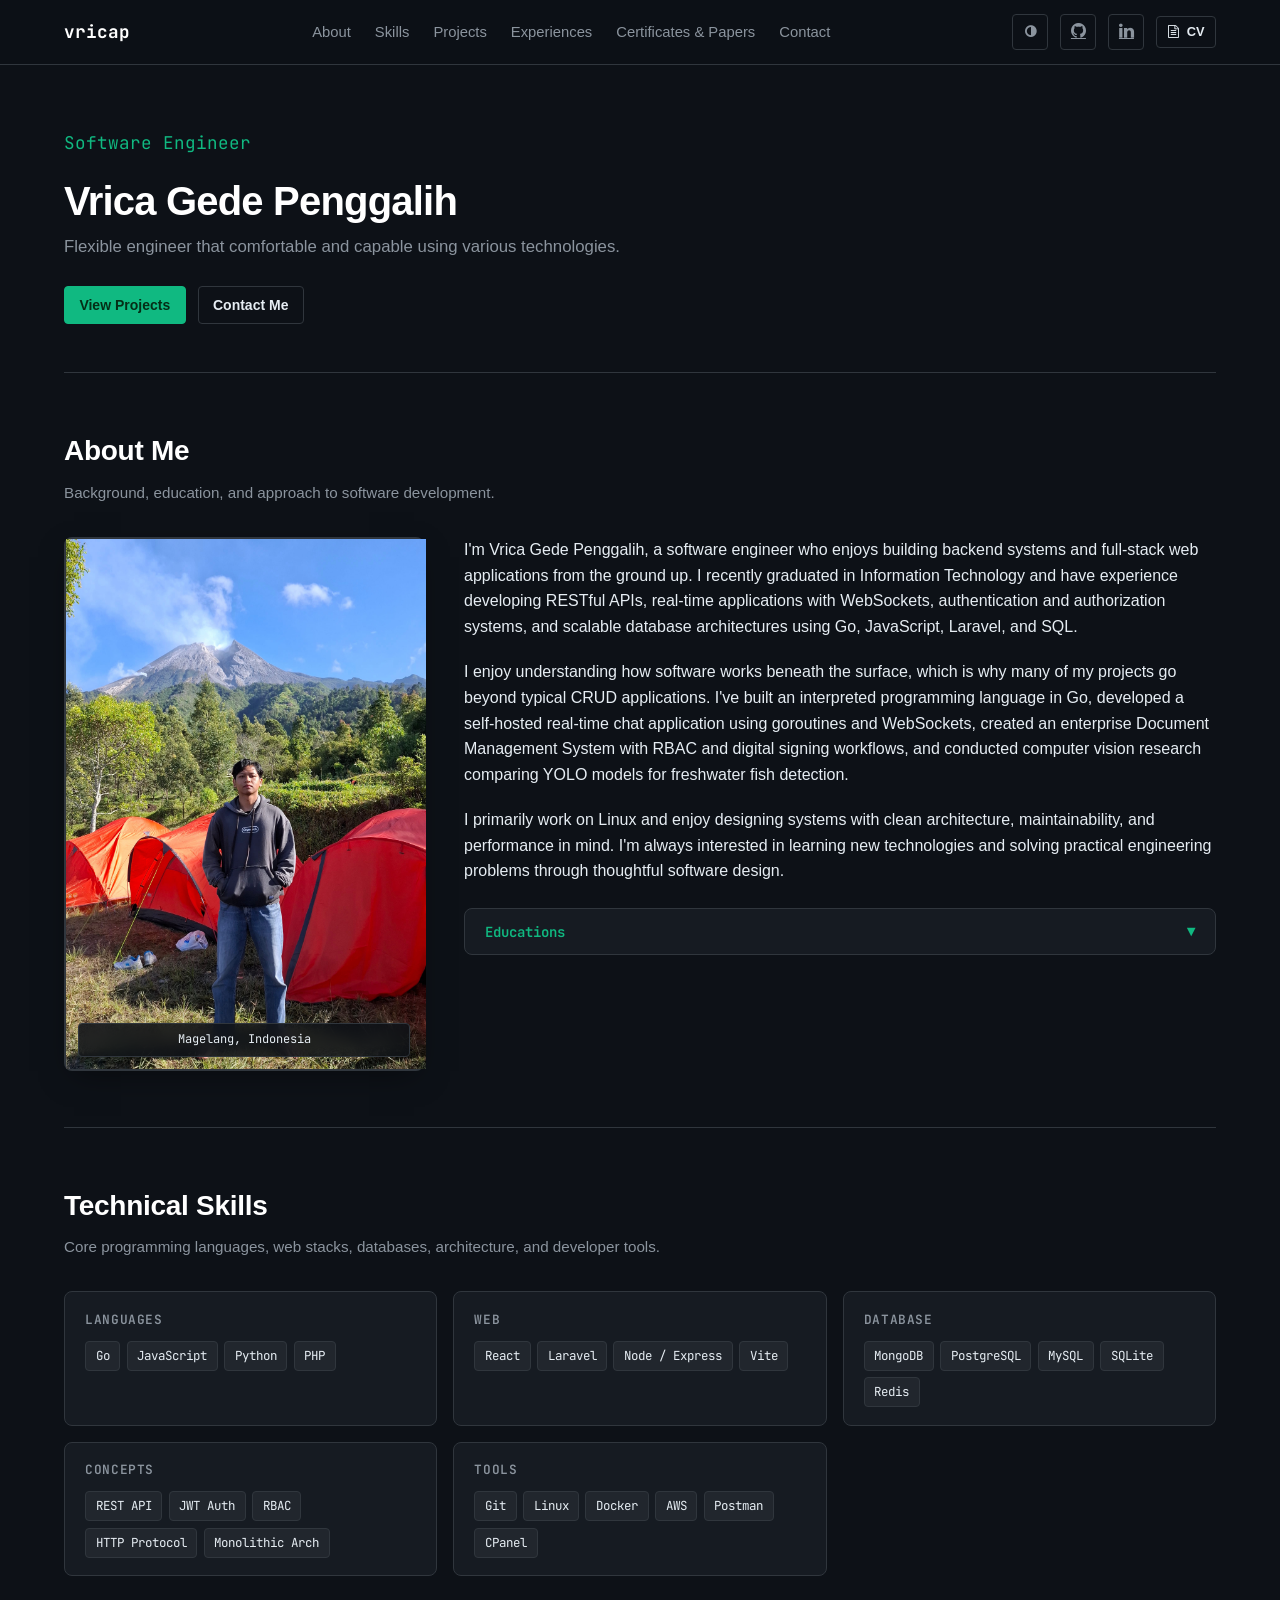
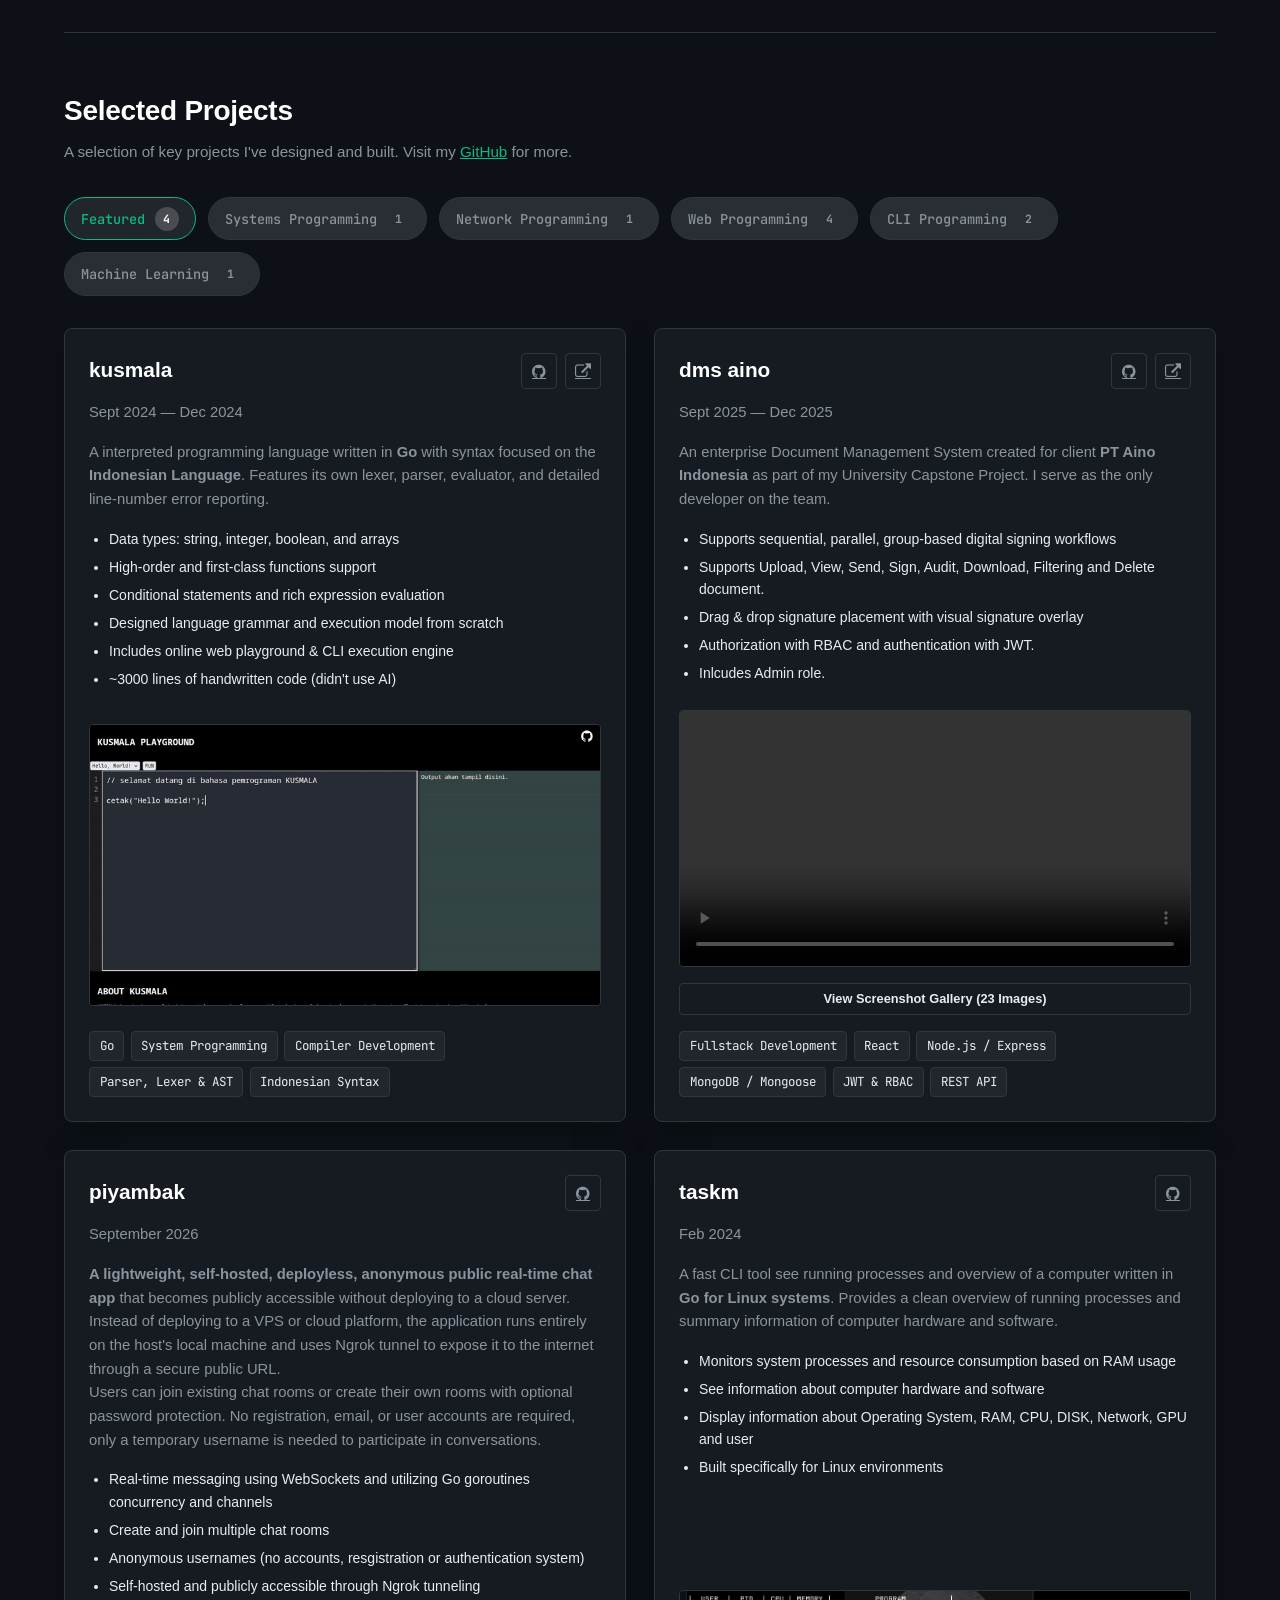
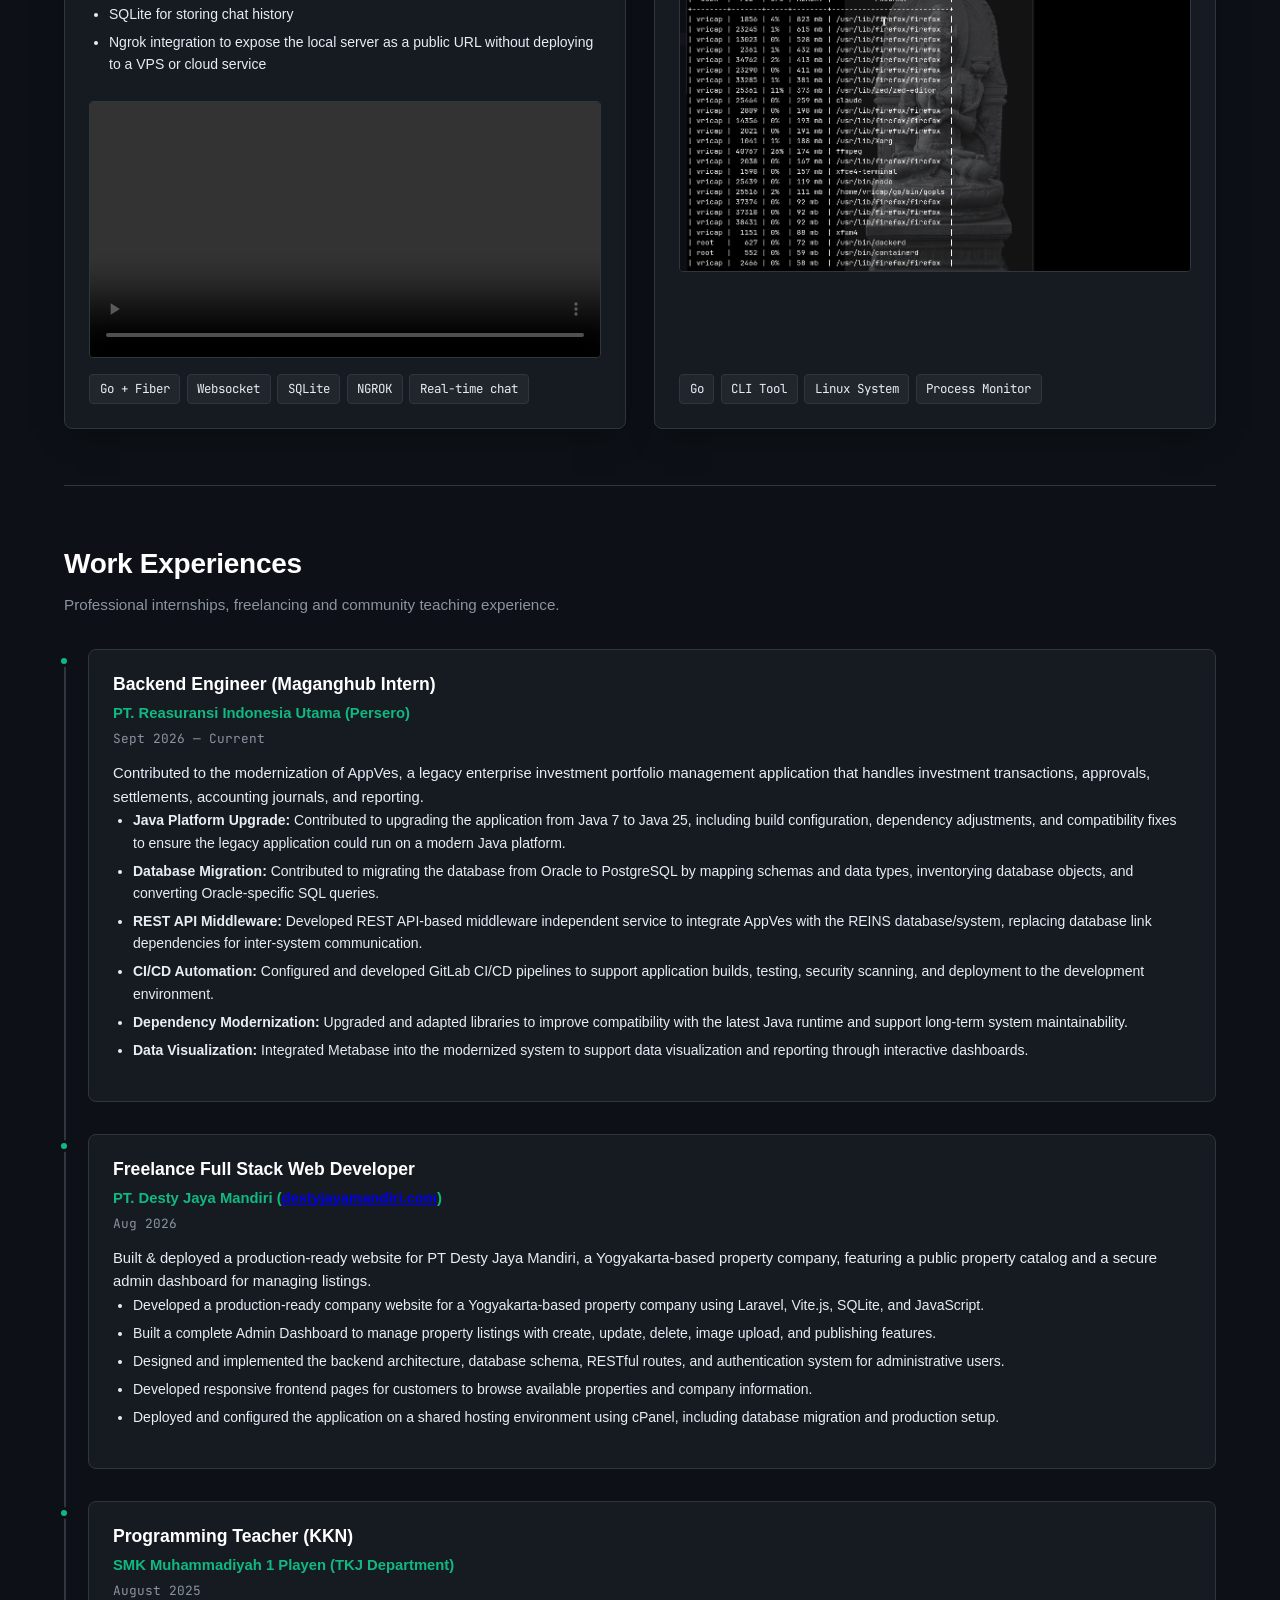
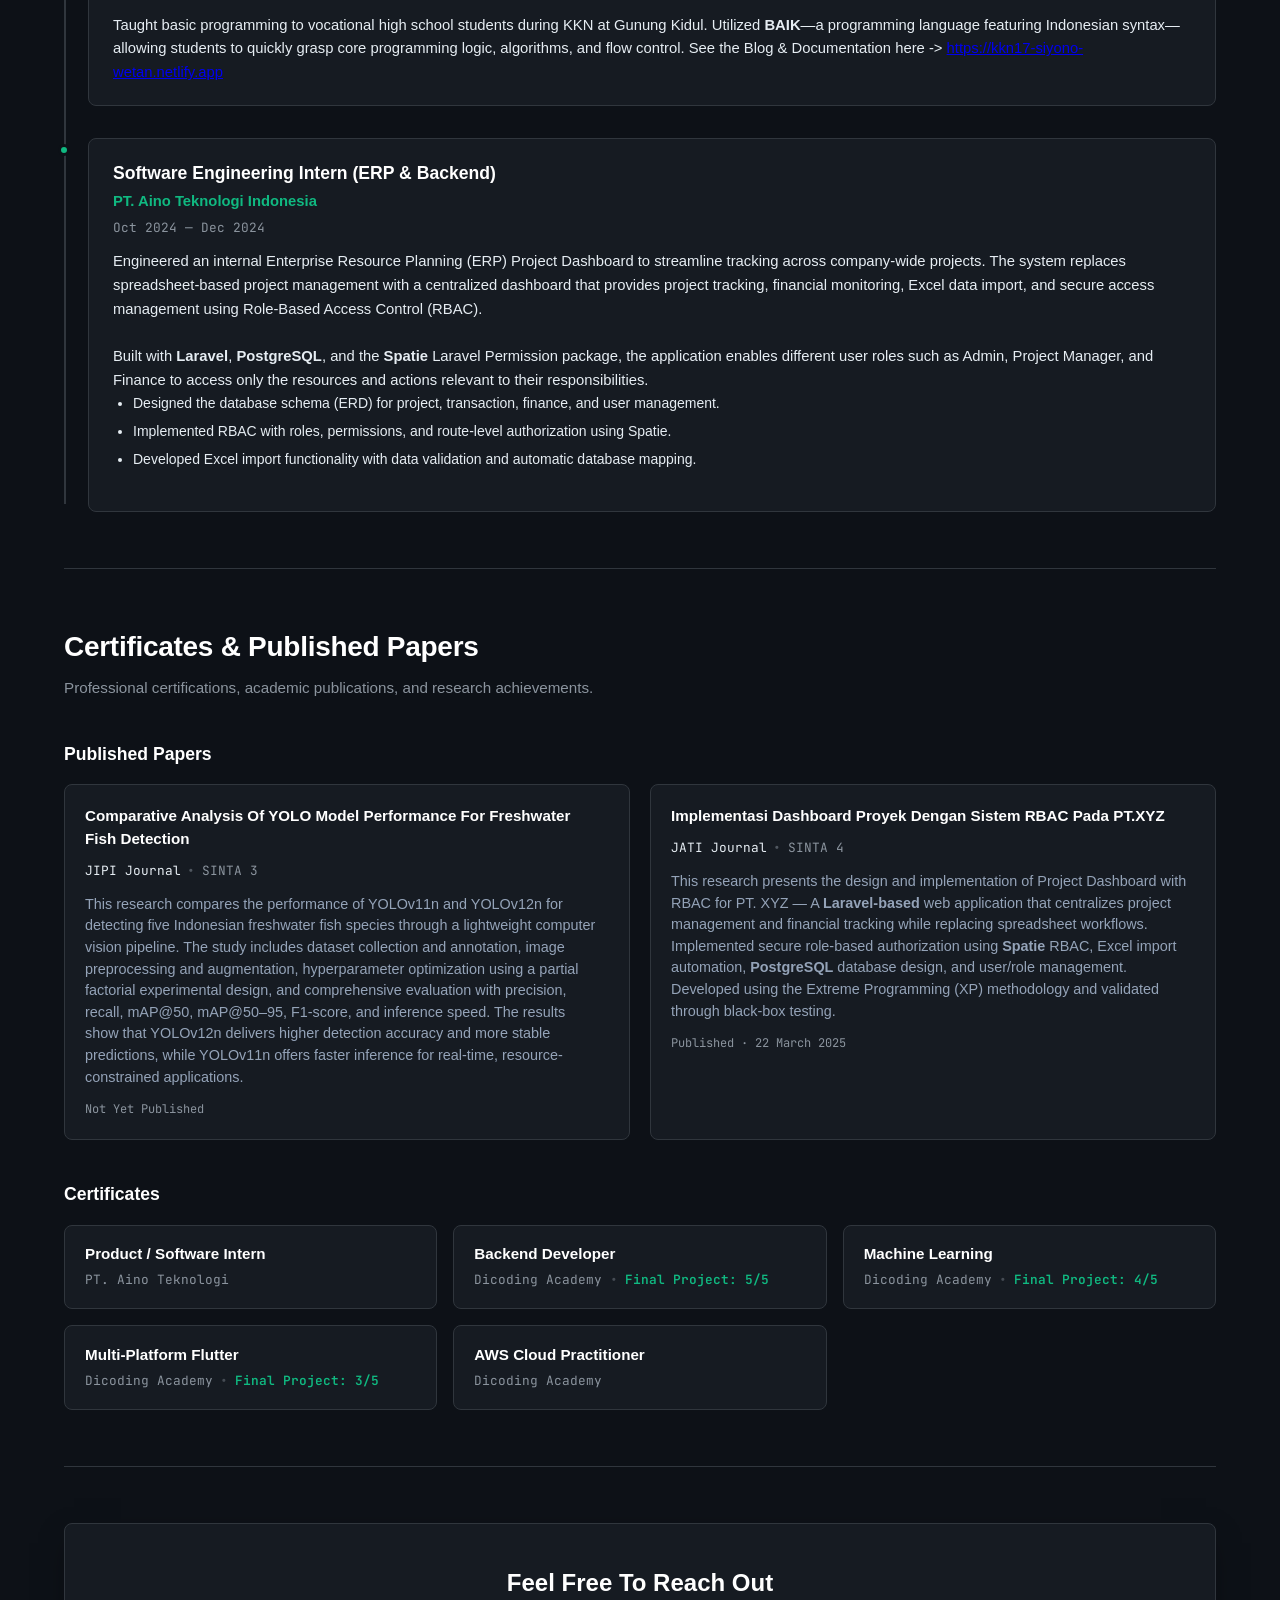
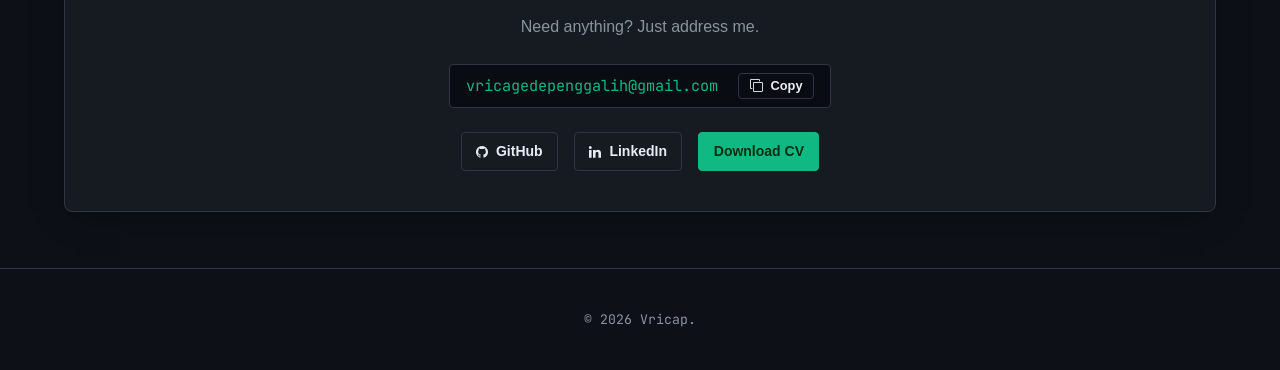
<file: index.html>
<!doctype html>
<html lang="en" data-theme="dark">
  <head>
    <meta charset="UTF-8" />
    <meta name="viewport" content="width=device-width, initial-scale=1.0" />
    <title>Vrica Gede Penggalih — Software Engineer</title>
    <meta name="description" content="Portfolio of Vrica Gede Penggalih (Vricap) — Software Engineer specializing in backend systems, custom languages, CLI tools, and web applications." />

    <!-- Fonts & Icons -->
    <link rel="preconnect" href="https://fonts.googleapis.com" />
    <link rel="preconnect" href="https://fonts.gstatic.com" crossorigin />
    <link href="https://fonts.googleapis.com/css2?family=Inter:wght@400;500;600;700;800&family=JetBrains+Mono:wght@400;500;600;700&display=swap" rel="stylesheet" />
    <link rel="stylesheet" href="https://cdnjs.cloudflare.com/ajax/libs/font-awesome/4.7.0/css/font-awesome.min.css" />

    <!-- Custom CSS -->
    <link rel="stylesheet" href="styles.css" />
  </head>
  <body>
    <!-- Navbar -->
    <header>
      <div class="container nav-container">
        <a href="#hero" class="brand">
          <!--<span class="brand-dot"></span>-->
          <span>vricap</span>
        </a>

        <ul class="nav-links" id="navLinks">
          <li><a href="#about">About</a></li>
          <li><a href="#skills">Skills</a></li>
          <li><a href="#projects">Projects</a></li>
          <li><a href="#experience">Experiences</a></li>
          <li><a href="#certificates">Certificates & Papers</a></li>
          <li><a href="#contact">Contact</a></li>
        </ul>

        <div class="nav-actions">
          <button class="icon-btn" id="themeToggle" title="Switch Theme (Dark / Gruvbox / Nord / Light)">
            <i class="fa fa-adjust"></i>
          </button>

          <a href="https://github.com/vricap" target="_blank" class="icon-btn" title="GitHub Profile">
            <i class="fa fa-github" style="font-size: 1.1rem"></i>
          </a>

          <a href="https://www.linkedin.com/in/vrica-gede-penggalih-266277260/" target="_blank" class="icon-btn" title="LinkedIn Profile">
            <i class="fa fa-linkedin" style="font-size: 1.1rem"></i>
          </a>

          <a href="Vrica-Gede-Penggalih-CV.pdf" target="_blank" class="btn btn-outline btn-sm">
            <i class="fa fa-file-text-o"></i> CV
          </a>

          <button class="mobile-toggle" id="mobileToggle" aria-label="Toggle navigation menu">
            <i class="fa fa-bars"></i>
          </button>
        </div>
      </div>
    </header>

    <main class="container">
      <!-- Hero Section -->
      <section id="hero" class="hero-section">
        <div class="hero-grid">
          <div class="hero-intro">
            <div class="hero-title">Software Engineer</div>
            <h1>Vrica Gede Penggalih</h1>
            <p class="hero-bio">
                Flexible engineer that comfortable and capable using various technologies.
            </p>
            <!--<div class="hero-tags">
              <span class="tag">● Available for opportunities</span>
              <span class="tag">Arch Linux User</span>
              <span class="tag">UNIX Philosophy</span>
              <span class="tag">Go</span>
              <span class="tag">Node.js / React</span>
              <span class="tag">Laravel</span>
            </div>-->
            <div style="display: flex; gap: 0.75rem; flex-wrap: wrap;">
              <a href="#projects" class="btn btn-primary">View Projects</a>
              <a href="#contact" class="btn btn-outline">Contact Me</a>
            </div>
          </div>

          <!-- Terminal Window -->
          <!-- <div class="terminal-window">
            <div class="terminal-header">
              <div class="terminal-dots">
                <span class="dot dot-red"></span>
                <span class="dot dot-yellow"></span>
                <span class="dot dot-green"></span>
              </div>
              <div class="terminal-title">bash — 80x24</div>
            </div>
            <div class="terminal-body">
              <div><span class="prompt">vricap@archlinux</span>:<span class="path">~</span>$ neofetch</div>
              <div class="terminal-output" style="margin-top: 0.5rem;">
                <div class="terminal-row">
                  <span class="term-key">OS:</span>
                  <span class="term-val">Arch Linux x86_64</span>
                </div>
                <div class="terminal-row">
                  <span class="term-key">Kernel:</span>
                  <span class="term-val">Linux (Simplicity &amp; Speed)</span>
                </div>
                <div class="terminal-row">
                  <span class="term-key">Shell:</span>
                  <span class="term-val">zsh / bash</span>
                </div>
                <div class="terminal-row">
                  <span class="term-key">Focus:</span>
                  <span class="term-val">Backend &amp; Systems</span>
                </div>
                <div class="terminal-row">
                  <span class="term-key">Languages:</span>
                  <span class="term-val">Go, Javascript, Python, PHP, Shell</span>
                </div>
                <div class="terminal-row">
                  <span class="term-key">Creations:</span>
                  <span class="term-val">kusmala, gherver, taskm</span>
                </div>
              </div>
              <div><span class="prompt">vricap@archlinux</span>:<span class="path">~</span>$ <span class="command">echo $PHILOSOPHY</span></div>
              <div class="terminal-output" style="color: var(--accent-green)">
                "Fast, modular, simplicity."
              </div>
            </div>
          </div> -->
        </div>
      </section>

      <!-- About Section -->
      <section id="about" class="section">
        <div class="section-header">
          <h2 class="section-title">About Me</h2>
          <p class="section-subtitle">Background, education, and approach to software development.</p>
        </div>

        <div class="about-grid">
          <div class="avatar-wrapper">
            <img src="profile-img.jpg" alt="Vrica Gede Penggalih" />
            <div class="status-badge">
              <!--<span class="brand-dot"></span>-->
              <span>Magelang, Indonesia</span>
            </div>
          </div>

          <div class="about-text">
            <p>
              I'm Vrica Gede Penggalih, a software engineer who enjoys building backend systems and full-stack web applications from the ground up. I recently graduated in Information Technology and have experience developing RESTful APIs, real-time applications with WebSockets, authentication and authorization systems, and scalable database architectures using Go, JavaScript, Laravel, and SQL.
              </p>
              
             <p>
             I enjoy understanding how software works beneath the surface, which is why many of my projects go beyond typical CRUD applications. I've built an interpreted programming language in Go, developed a self-hosted real-time chat application using goroutines and WebSockets, created an enterprise Document Management System with RBAC and digital signing workflows, and conducted computer vision research comparing YOLO models for freshwater fish detection.
              </p>
              
              <p>
              I primarily work on Linux and enjoy designing systems with clean architecture, maintainability, and performance in mind. I'm always interested in learning new technologies and solving practical engineering problems through thoughtful software design.
            </p>

            <!-- Javanese Accordion -->
            <div class="javanese-box">
              <button class="javanese-toggle" id="javaneseToggle">
                <span>Educations</span>
                <span id="javaneseArrow">▼</span>
              </button>
              <div class="javanese-content" id="javaneseContent">
                <span class="javanese-script">
                  S1 Universitas Aisyiyah Yogyakarta 2022 — 2026
                </span>
                <p style="font-size: 0.875rem; margin-bottom: 0;">
                    Information Technology. IPK 3.66
                </p>
              </div>
            </div>
          </div>
        </div>
      </section>

<!-- Technical Skills Section -->
      <section id="skills" class="section">
        <div class="section-header">
          <h2 class="section-title">Technical Skills</h2>
          <p class="section-subtitle">Core programming languages, web stacks, databases, architecture, and developer tools.</p>
        </div>

        <div class="skills-grid">
          <div class="skill-group">
            <span class="skill-label">Languages</span>
            <div class="skill-tags">
              <span class="tag">Go</span>
              <span class="tag">JavaScript</span>
              <span class="tag">Python</span>
              <span class="tag">PHP</span>
            </div>
          </div>

          <div class="skill-group">
            <span class="skill-label">Web</span>
            <div class="skill-tags">
              <span class="tag">React</span>
              <span class="tag">Laravel</span>
              <span class="tag">Node / Express</span>
              <span class="tag">Vite</span>
            </div>
          </div>

          <div class="skill-group">
            <span class="skill-label">Database</span>
            <div class="skill-tags">
              <span class="tag">MongoDB</span>
              <span class="tag">PostgreSQL</span>
              <span class="tag">MySQL</span>
              <span class="tag">SQLite</span>
              <span class="tag">Redis</span>
            </div>
          </div>

          <div class="skill-group">
            <span class="skill-label">Concepts</span>
            <div class="skill-tags">
              <span class="tag">REST API</span>
              <span class="tag">JWT Auth</span>
              <span class="tag">RBAC</span>
              <span class="tag">HTTP Protocol</span>
              <span class="tag">Monolithic Arch</span>
            </div>
          </div>

          <div class="skill-group">
            <span class="skill-label">Tools</span>
            <div class="skill-tags">
              <span class="tag">Git</span>
              <span class="tag">Linux</span>
              <span class="tag">Docker</span>
              <span class="tag">AWS</span>
              <span class="tag">Postman</span>
              <span class="tag">CPanel</span>
            </div>
          </div>
        </div>
      </section>

      <!-- Projects Section -->
      <section id="projects" class="section">
        <div class="section-header">
          <h2 class="section-title">Selected Projects</h2>
          <p class="section-subtitle">
            A selection of key projects I've designed and built. Visit my <a href="https://github.com/vricap" target="_blank" style="color: var(--accent-green); text-decoration: underline;">GitHub</a> for more.
          </p>
        </div>

        <!-- Filter Bar -->
        <div class="filter-bar">
          <button class="filter-btn active featured-btn" data-filter="featured">
              Featured
              <span class="count">4</span>
          </button>
          <button class="filter-btn" data-filter="systems">
              Systems Programming
              <span class="count">1</span>
          </button>
          <button class="filter-btn" data-filter="network">
              Network Programming
              <span class="count">1</span>
          </button>
          <button class="filter-btn" data-filter="web">
              Web Programming
              <span class="count">4</span>
          </button>
          <button class="filter-btn" data-filter="cli">
              CLI Programming
              <span class="count">2</span>
          </button>
          <button class="filter-btn" data-filter="ml">
              Machine Learning
              <span class="count">1</span>
          </button>
        </div>

        <div class="projects-grid">
          <!-- Project 1: Kusmala -->
          <div class="project-card" data-category="systems featured">
            <div class="project-header">
              <div class="project-title-area">
                <a href="https://github.com/vricap/kusmala" target="_blank" class="project-title">
                    kusmala
                </a>
              </div>
              <div class="project-links">
                <a href="https://github.com/vricap/kusmala" target="_blank" class="icon-btn" title="View Code on GitHub">
                  <i class="fa fa-github"></i>
                </a>
                <a href="https://ku-7a61eb073c154657985fb0a5e6bce6e6.ecs.ap-southeast-1.on.aws/" target="_blank" class="icon-btn" title="Live Playground">
                  <i class="fa fa-external-link"></i>
                </a>
              </div>
            </div>

            <span class="project-time">Sept 2024 — Dec 2024</span>
            <p class="project-description">
              A interpreted programming language written in <strong>Go</strong> with syntax focused on the <strong>Indonesian Language</strong>. Features its own lexer, parser, evaluator, and detailed line-number error reporting.
            </p>

            <ul class="project-feature-list">
              <li>Data types: string, integer, boolean, and arrays</li>
              <li>High-order and first-class functions support</li>
              <li>Conditional statements and rich expression evaluation</li>
              <li>Designed language grammar and execution model from scratch</li>
              <li>Includes online web playground &amp; CLI execution engine</li>
              <li>~3000 lines of handwritten code (didn't use AI)</li>
            </ul>

            <div class="project-media">
              <img src="resources/kusmala-demo.gif" alt="kusmala interpreter demo" loading="lazy" />
            </div>

            <div class="project-tags">
              <span class="tag">Go</span>
              <span class="tag">System Programming</span>
              <span class="tag">Compiler Development</span>
              <span class="tag">Parser, Lexer &amp; AST</span>
              <span class="tag">Indonesian Syntax</span>
            </div>
          </div>

          <!-- Project 2: DMS Aino -->
          <div class="project-card" data-category="web featured">
            <div class="project-header">
              <div class="project-title-area">
                <a href="https://github.com/Vricap/dms-aino" target="_blank" class="project-title">dms aino</a>
              </div>
              <div class="project-links">
                <a href="https://github.com/Vricap/dms-aino" target="_blank" class="icon-btn" title="View Code on GitHub">
                  <i class="fa fa-github"></i>
                </a>
                <a href="https://dms-aino.onrender.com/" target="_blank" class="icon-btn" title="Live Demo">
                  <i class="fa fa-external-link"></i>
                </a>
              </div>
            </div>

            <span class="project-time">Sept 2025 — Dec 2025</span>
            <p class="project-description">
              An enterprise Document Management System created for client <strong>PT Aino Indonesia</strong> as part of my University Capstone Project. I serve as the only developer on the team.
            </p>

            <ul class="project-feature-list">
              <li>Supports sequential, parallel, group-based digital signing workflows</li>
              <li> Supports Upload, View, Send, Sign, Audit, Download, Filtering and Delete document.</li>
              <li>Drag &amp; drop signature placement with visual signature overlay</li>
              <li>Authorization with RBAC and authentication with JWT.</li>
              <li>Inlcudes Admin role.</li>
            </ul>

            <div class="project-media">
              <video autoplay muted loop playsinline controls class="video">
                <source src="resources/dms-aino-demo.mp4" type="video/mp4" />
                Your browser does not support the video tag.
              </video>
            </div>

            <div style="margin-bottom: 1rem;">
              <a href="#" id="openDmsGallery" class="btn btn-outline btn-sm" style="width: 100%;">
                View Screenshot Gallery (23 Images)
              </a>
            </div>

            <div class="project-tags">
              <span class="tag">Fullstack Development</span>
              <span class="tag">React</span>
              <span class="tag">Node.js / Express</span>
              <span class="tag">MongoDB / Mongoose</span>
              <span class="tag">JWT &amp; RBAC</span>
              <span class="tag">REST API</span>
            </div>
          </div>

          <!-- Project Piyambak -->
          <div class="project-card" data-category="web featured">
            <div class="project-header">
              <div class="project-title-area">
                <a href="https://github.com/Vricap/piyambak" target="_blank" class="project-title">piyambak</a>
              </div>
              <div class="project-links">
                <a href="https://github.com/Vricap/piyambak" target="_blank" class="icon-btn" title="View Code on GitHub">
                  <i class="fa fa-github"></i>
                </a>
              </div>
            </div>

            <span class="project-time">September 2026</span>
            <p class="project-description">
                <strong>A lightweight, self-hosted, deployless, anonymous public real-time chat app</strong> that becomes publicly accessible without deploying to a cloud server. Instead of deploying to a VPS or cloud platform, the application runs entirely on the host's local machine and uses Ngrok tunnel to expose it to the internet through a secure public URL.<br>
                Users can join existing chat rooms or create their own rooms with optional password protection. No registration, email, or user accounts are required, only a temporary username is needed to participate in conversations.
            </p>

            <ul class="project-feature-list">
              <li>Real-time messaging using WebSockets and utilizing Go goroutines concurrency and channels</li>
              <li>Create and join multiple chat rooms</li>
              <li>Anonymous usernames (no accounts, resgistration or authentication system)</li>
              <li>Self-hosted and publicly accessible through Ngrok tunneling</li>
              <li>SQLite for storing chat history</li>
              <li>Ngrok integration to expose the local server as a public URL without deploying to a VPS or cloud service</li>
            </ul>

            <div class="project-media">
              <video autoplay muted loop playsinline controls class="video">
                <source src="resources/piyambak-demo.mp4" type="video/mp4" />
                Your browser does not support the video tag.
              </video>
            </div>

            <div class="project-tags">
              <span class="tag">Go + Fiber</span>
              <span class="tag">Websocket</span>
              <span class="tag">SQLite</span>
              <span class="tag">NGROK</span>
              <span class="tag">Real-time chat</span>
            </div>
          </div>

          <!-- Project 3: Gherver -->
          <div class="project-card" data-category="network">
            <div class="project-header">
              <div class="project-title-area">
                <a href="https://github.com/Vricap/gherver" target="_blank" class="project-title">gherver</a>
              </div>
              <div class="project-links">
                <a href="https://github.com/Vricap/gherver" target="_blank" class="icon-btn" title="View Code on GitHub">
                  <i class="fa fa-github"></i>
                </a>
              </div>
            </div>

            <span class="project-time">May 2025</span>
            <p class="project-description">
              A lightweight HTTP server library for Go, <strong>built from scratch</strong> using TCP connections without relying on Go's http package, giving deep insight into http ptocol and network-level backend development.
            </p>

            <ul class="project-feature-list">
                <li>Implemented an HTTP server directly on top of Go's net TCP package.</li>
                <li>Built HTTP request parsing and response handling from the ground up.</li>
                <li>Designed a simple routing system supporting HTTP methods and custom handlers.</li>
                <li>Added static file serving for documents and media.</li>
                <li>Implemented configurable HTTP response headers and status codes.</li>
                <li>Added JSON and byte-based response support.</li>
                <li>Designed the library with a simple API for defining routes and starting the server.</li>
              <!--<li>TCP socket-based HTTP request parsing &amp; response formatting</li>
              <li>Method and path-based routing</li>
              <li>Supports HTTP status codes, JSON & byte responses, and CORS handling</li>
              <li>Supports Static file and media serving</li>-->
            </ul>

            <div class="terminal-window" style="margin-bottom: 1rem; font-size: 0.78rem;">
              <div class="terminal-body" style="padding: 0.75rem;">
                <span style="color: var(--accent-purple)">// EXAMPLE</span><br/>
                <span style="color: var(--accent-blue)">h</span> := http.Init()<br/>
                <span style="color: var(--accent-blue)">h</span>.LoadStatic(<span style="color: var(--accent-amber)">"/static"</span>, <span style="color: var(--accent-amber)">"./resource"</span>)<br/><br/>
                <span style="color: var(--accent-blue)">h</span>.Routes = []*http.Routes{<br/>
                &nbsp;&nbsp;{<br/>
                &nbsp;&nbsp;&nbsp;&nbsp;Path: <span style="color: var(--accent-amber)">"/api/foo"</span>,<br/>
                &nbsp;&nbsp;&nbsp;&nbsp;Method: <span style="color: var(--accent-amber)">"GET"</span>,<br/>
                &nbsp;&nbsp;&nbsp;&nbsp;Handler: func(h *http.Http) {<br/>
                &nbsp;&nbsp;&nbsp;&nbsp;&nbsp;&nbsp;h.Response.Headers.SetStatusCode(<span style="color: var(--accent-amber)">200</span>)<br/>
                &nbsp;&nbsp;&nbsp;&nbsp;&nbsp;&nbsp;h.Response.Headers.ContType = <span style="color: var(--accent-amber)">"application/json"</span><br/>
                &nbsp;&nbsp;&nbsp;&nbsp;&nbsp;&nbsp;h.Response.Body.Byte([]<span style="color: var(--accent-blue)">byte</span>(<span style="color: var(--accent-amber)">`{"status":"ok"}`</span>))<br/>
                &nbsp;&nbsp;&nbsp;&nbsp;},<br/>
                &nbsp;&nbsp;},<br/>
                }<br/><br/>
                <span style="color: var(--accent-blue)">h</span>.StartServer(<span style="color: var(--accent-amber)">"127.0.0.1"</span>, <span style="color: var(--accent-amber)">":8000"</span>)
              </div>
            </div>

            <div class="project-tags">
              <span class="tag">Go</span>
              <span class="tag">Network Programming</span>
              <span class="tag">TCP Sockets</span>
              <span class="tag">HTTP Protocol</span>
              <!--<span class="tag">Zero Dependencies</span>-->
            </div>
          </div>

          <!-- Project 4: Taskm -->
          <div class="project-card" data-category="cli featured">
            <div class="project-header">
              <div class="project-title-area">
                <a href="https://github.com/Vricap/taskm" target="_blank" class="project-title">taskm</a>
              </div>
              <div class="project-links">
                <a href="https://github.com/Vricap/taskm" target="_blank" class="icon-btn" title="View Code on GitHub">
                  <i class="fa fa-github"></i>
                </a>
              </div>
            </div>

            <span class="project-time">Feb 2024</span>
            <p class="project-description">
              A fast CLI tool see running processes and overview of a computer written in <strong>Go for Linux systems</strong>. Provides a clean overview of running processes and summary information of computer hardware and software.
            </p>

            <ul class="project-feature-list">
              <li>Monitors system processes and resource consumption based on RAM usage</li>
              <li>See information about computer hardware and software</li>
              <li>Display information about Operating System, RAM, CPU, DISK, Network, GPU and user</li>
              <li>Built specifically for Linux environments</li>
            </ul>

            <div class="project-media">
              <img src="resources/taskm.gif" alt="taskm CLI preview" loading="lazy" />
            </div>

            <div class="project-tags">
              <span class="tag">Go</span>
              <span class="tag">CLI Tool</span>
              <span class="tag">Linux System</span>
              <span class="tag">Process Monitor</span>
            </div>
          </div>

          <!-- Project jocr -->
          <div class="project-card" data-category="web">
            <div class="project-header">
              <div class="project-title-area">
                <a href="https://github.com/vricap/jocr" target="_blank" class="project-title">
                    jocr
                </a>
              </div>
              <div class="project-links">
                <a href="https://github.com/vricap/jocr" target="_blank" class="icon-btn" title="View Code on GitHub">
                  <i class="fa fa-github"></i>
                </a>
              </div>
            </div>

            <span class="project-time">Apr 2025</span>
            <p class="project-description">
                A web-based OCR application for recognizing Javanese language from images and converting it into digital text. Built with Golang for the backend and Tesseract OCR as the recognition engine, featuring a clean and minimal interface with image preview, drag-and-drop upload, OCR processing, and downloadable text results.
            </p>

            <ul class="project-feature-list">
                <li>Built a web-based Javanese OCR application using Golang and Tesseract OCR.</li>
                <li>Implemented image upload, drag-and-drop, real-time image preview, OCR text extraction, and downloadable output</li>
                <li>Used <em><a href="https://github.com/tesseract-ocr/tessdata_best">tessdata_best</a></em> model provided by the tesseract engine community.</li>
                <li>Containerized the app with Docker. Available at <a href="https://hub.docker.com/repository/docker/vricap/javanese-ocr-go">Docker Hub</a></li>
            </ul>

            <div class="project-media">
              <video autoplay muted loop playsinline controls class="video">
                <source src="resources/jocr-demo.mp4" type="video/mp4" />
                Your browser does not support the video tag.
              </video>
            </div>

            <div class="project-tags">
              <span class="tag">Go</span>
              <span class="tag">Web Programming</span>
              <span class="tag">Tesseract Engine</span>
              <span class="tag">OCR</span>
              <span class="tag">Docker</span>
            </div>
          </div>

          <!-- Project zipper -->
          <div class="project-card" data-category="cli">
            <div class="project-header">
              <div class="project-title-area">
                <a href="https://github.com/vricap/zipper" target="_blank" class="project-title">
                    zipper
                </a>
              </div>
              <div class="project-links">
                <a href="https://github.com/vricap/zipper" target="_blank" class="icon-btn" title="View Code on GitHub">
                  <i class="fa fa-github"></i>
                </a>
              </div>
            </div>

            <span class="project-time">Dec 2023</span>
            <p class="project-description">
                A lightweight command-line utility for compressing and extracting files and folders using ZIP archives. Built with Go, Zipper provides a simple CLI interface for quickly zipping individual files, multiple files, or entire directories, as well as extracting ZIP archives to a specified destination.
            </p>

            <ul class="project-feature-list">
                <li>Zip individual files or multiple files or even entire directories</li>
                <li>Extract ZIP archives with custom destination paths</li>
                <li>Simple command-line interface</li>
                <li>Lightweight and fast</li>
            </ul>

            <div class="terminal-window" style="margin-bottom: 1rem; font-size: 0.78rem;">
              <div class="terminal-body" style="padding: 0.75rem;">
                <span style="color: var(--accent-purple)">// EXAMPLE</span><br/>
                <span style="color: var(--accent-purple)">// ZIP MULTIPLE FILES</span><br/>
                <span style="color: var(--accent-blue)">$</span> zipper -z -fl
                <span style="color: var(--accent-amber)">[task1.pdf task2.pdf]</span>
                <span style="color: var(--accent-amber)">homework</span><br/><br/>

                <span style="color: var(--accent-purple)">// ZIP A FOLDER</span><br/>
                <span style="color: var(--accent-blue)">$</span> zipper -z -fd
                <span style="color: var(--accent-amber)">my-project</span>
                <span style="color: var(--accent-amber)">backup</span><br/><br/>

                <span style="color: var(--accent-purple)">// UNZIP AN ARCHIVE</span><br/>
                <span style="color: var(--accent-blue)">$</span> zipper -u
                <span style="color: var(--accent-amber)">homework.zip</span>
                <span style="color: var(--accent-amber)">homework-done</span>
              </div>
            </div>

            <div class="project-tags">
              <span class="tag">Go</span>
              <span class="tag">CLI tool</span>
              <span class="tag">ZIP Archive</span>
            </div>
          </div>

          <!-- Project fishscan -->
          <div class="project-card" data-category="web ml">
            <div class="project-header">
              <div class="project-title-area">
                <a href="https://github.com/vricap/fishes_detection" target="_blank" class="project-title">
                    Fishscan AI
                </a>
              </div>
              <div class="project-links">
                <a href="https://github.com/vricap/fishes_detection" target="_blank" class="icon-btn" title="View Code on GitHub">
                  <i class="fa fa-github"></i>
                </a>
              </div>
            </div>

            <span class="project-time">May 2025</span>
            <p class="project-description">
                Built an end-to-end web application that detects multiple Indonesian freshwater fish species from a single image using my own YOLOv12 object detection model. Independently created the dataset, performed manual annotation and augmentation in Roboflow, trained the model in Google Colab, deployed it to a web application. The application identifies multiple fish and multiple species simultaneously, displays nutritional information for each detected species, and generates personalized cooking recipes using a Large Language Model (LLM).
            </p>

            <ul class="project-feature-list">
                <li>Multi-object and multi-species fish detection in a single image.</li>
                <li>Perform dataset collection, annotation and augmentation in Roboflow and trained the model in Google colab. <a href="https://app.roboflow.com/foo-bar-9kclv/indonesia-freshwater-fish/6">Link to Roboflow -></a></li>
                <li>Supports detection of Milkfish (Bandeng), Catfish (Lele), Tilapia (Nila), Pangasius (Patin), and Gourami (Gurame).</li>
                <li>Displays nutritional information for each detected fish species.</li>
                <li>AI-generated cooking recipes based on detected fish using an LLM.</li>
                <li>User-friendly web interface for image upload and real-time inference.</li>
            </ul>

            <div class="project-media">
              <video autoplay muted loop playsinline controls class="video">
                <source src="resources/fishscan-demo.mp4" type="video/mp4" />
                Your browser does not support the video tag.
              </video>
            </div>

            <div class="project-tags">
              <span class="tag">Python + FastAPI</span>
              <span class="tag">Machine Learning</span>
              <span class="tag">Web Programming</span>
              <span class="tag">YOLOv12</span>
              <span class="tag">Roboflow</span>
              <span class="tag">Google Colab</span>
              <span class="tag">Image Detections</span>
            </div>
          </div>
        </div>
      </section>

      <!-- Experience Section -->
      <section id="experience" class="section">
        <div class="section-header">
          <h2 class="section-title">Work Experiences</h2>
          <p class="section-subtitle">Professional internships, freelancing and community teaching experience.</p>
        </div>

        <div class="timeline">
          <!-- Item 1 -->
          <div class="timeline-item">
            <div class="timeline-dot"></div>
            <div class="timeline-content">
              <div class="timeline-role">Backend Engineer (Maganghub Intern)</div>
              <div class="timeline-company">PT. Reasuransi Indonesia Utama (Persero)</div>
              <div class="timeline-date">Sept 2026 — Current</div>
              <p class="timeline-desc">
                  Contributed to the modernization of AppVes, a legacy enterprise investment portfolio management application that handles investment transactions, approvals, settlements, accounting journals, and reporting.
                <ul class="project-feature-list">
                    <li><strong>Java Platform Upgrade:</strong> Contributed to upgrading the application from Java 7 to Java 25, including build configuration, dependency adjustments, and compatibility fixes to ensure the legacy application could run on a modern Java platform.</li>
                    <li><strong>Database Migration:</strong> Contributed to migrating the database from Oracle to PostgreSQL by mapping schemas and data types, inventorying database objects, and converting Oracle-specific SQL queries.</li>
                    <li><strong>REST API Middleware:</strong> Developed REST API-based middleware independent service to integrate AppVes with the REINS database/system, replacing database link dependencies for inter-system communication.</li>
                    <li><strong>CI/CD Automation:</strong> Configured and developed GitLab CI/CD pipelines to support application builds, testing, security scanning, and deployment to the development environment.</li>
                    <li><strong>Dependency Modernization:</strong> Upgraded and adapted libraries to improve compatibility with the latest Java runtime and support long-term system maintainability.</li>
                    <li><strong>Data Visualization:</strong> Integrated Metabase into the modernized system to support data visualization and reporting through interactive dashboards.</li>
                </ul>
              </p>
            </div>
          </div>

          <div class="timeline-item">
            <div class="timeline-dot"></div>
            <div class="timeline-content">
              <div class="timeline-role">Freelance Full Stack Web Developer</div>
              <div class="timeline-company">PT. Desty Jaya Mandiri (<a href="https://destyjayamandiri.com">destyjayamandiri.com</a>)</div>
              <div class="timeline-date">Aug 2026</div>
              <p class="timeline-desc">
                  Built & deployed a production-ready website for PT Desty Jaya Mandiri, a Yogyakarta-based property company, featuring a public property catalog and a secure admin dashboard for managing listings.
                <ul class="project-feature-list">
                    <li>Developed a production-ready company website for a Yogyakarta-based property company using Laravel, Vite.js, SQLite, and JavaScript.</li>
                    <li>Built a complete Admin Dashboard to manage property listings with create, update, delete, image upload, and publishing features.</li>
                    <li>Designed and implemented the backend architecture, database schema, RESTful routes, and authentication system for administrative users.</li>
                    <li>Developed responsive frontend pages for customers to browse available properties and company information.</li>
                    <li>Deployed and configured the application on a shared hosting environment using cPanel, including database migration and production setup.</li>
                </ul>
              </p>
            </div>
          </div>

          <!-- Item 2 -->
          <div class="timeline-item">
            <div class="timeline-dot"></div>
            <div class="timeline-content">
              <div class="timeline-role">Programming Teacher (KKN)</div>
              <div class="timeline-company">SMK Muhammadiyah 1 Playen (TKJ Department)</div>
              <div class="timeline-date">August 2025</div>
              <p class="timeline-desc">
                Taught basic programming to vocational high school students during KKN at Gunung Kidul. Utilized <strong>BAIK</strong>—a programming language featuring Indonesian syntax—allowing students to quickly grasp core programming logic, algorithms, and flow control. See the Blog & Documentation here -> <a href="https://kkn17-siyono-wetan.netlify.app/blog/pelatihan-pemrograman.html">https://kkn17-siyono-wetan.netlify.app</a>
              </p>
            </div>
          </div>

                    <div class="timeline-item">
            <div class="timeline-dot"></div>
            <div class="timeline-content">
              <div class="timeline-role">Software Engineering Intern (ERP &amp; Backend)</div>
              <div class="timeline-company">PT. Aino Teknologi Indonesia</div>
              <div class="timeline-date">Oct 2024 — Dec 2024</div>
              <p class="timeline-desc">
                Engineered an internal Enterprise Resource Planning (ERP) Project Dashboard to streamline tracking across company-wide projects. The system replaces spreadsheet-based project management with a centralized dashboard that provides project tracking, financial monitoring, Excel data import, and secure access management using Role-Based Access Control (RBAC). <br> <br>
                Built with <strong>Laravel</strong>, <strong>PostgreSQL</strong>, and the <strong>Spatie</strong> Laravel Permission package, the application enables different user roles such as Admin, Project Manager, and Finance to access only the resources and actions relevant to their responsibilities.
                <ul class="project-feature-list">
                    <li>Designed the database schema (ERD) for project, transaction, finance, and user management.</li>
                    <li>Implemented RBAC with roles, permissions, and route-level authorization using Spatie.</li>
                    <li>Developed Excel import functionality with data validation and automatic database mapping.</li>
                    <!--<li>Built project management features, including project lists, project details, transaction history, and user/role management.</li>-->
                </ul>
              </p>
            </div>
          </div>
        </div>
      </section>

      <!-- Certificates & Published Papers Section -->
      <section id="certificates" class="section">
        <div class="section-header">
          <h2 class="section-title">Certificates &amp; Published Papers</h2>
          <p class="section-subtitle">
            Professional certifications, academic publications, and research achievements.
          </p>
        </div>

        <!-- Published Papers -->
        <div class="subsection papers-subsection">
          <h3 class="subsection-title">Published Papers</h3>

          <div class="paper-grid">

              <!-- Paper 2 -->
              <a href="#" target="_blank" class="paper-card">
                <div class="paper-info">
                  <h4>
                      Comparative Analysis Of YOLO Model Performance For Freshwater Fish Detection
                  </h4>

                  <div class="paper-meta">
                    <span class="paper-journal">JIPI Journal</span>
                    <span class="paper-divider">•</span>
                    <span>SINTA 3</span>
                  </div>

                  <p class="paper-description">
                    This research compares the performance of YOLOv11n and YOLOv12n for detecting five Indonesian freshwater fish species through a lightweight computer vision pipeline. The study includes dataset collection and annotation, image preprocessing and augmentation, hyperparameter optimization using a partial factorial experimental design, and comprehensive evaluation with precision, recall, mAP@50, mAP@50–95, F1-score, and inference speed. The results show that YOLOv12n delivers higher detection accuracy and more stable predictions, while YOLOv11n offers faster inference for real-time, resource-constrained applications.
                  </p>

                  <div class="paper-date">
                      Not Yet Published
                  </div>
                </div>

                <!--<span class="paper-badge">Research</span>-->
              </a>

            <!-- Paper 1 -->
            <a href="https://garuda.kemdiktisaintek.go.id/documents/detail/4976546" target="_blank" class="paper-card">
              <div class="paper-info">
                <h4>
                  Implementasi Dashboard Proyek Dengan Sistem RBAC Pada PT.XYZ
                </h4>

                <div class="paper-meta">
                  <span class="paper-journal">JATI Journal</span>
                  <span class="paper-divider">•</span>
                  <span>SINTA 4</span>
                </div>

                <p class="paper-description">
                    This research presents the design and implementation of Project Dashboard with RBAC for PT. XYZ — A <strong>Laravel-based</strong> web application that centralizes project management and financial tracking while replacing spreadsheet workflows. Implemented secure role-based authorization using <strong>Spatie</strong> RBAC, Excel import automation, <strong>PostgreSQL</strong> database design, and user/role management. Developed using the Extreme Programming (XP) methodology and validated through black-box testing.
                </p>

                <div class="paper-date">
                  Published · 22 March 2025
                </div>
              </div>

              <!--<span class="paper-badge">Research</span>-->
            </a>

          </div>
        </div>

        <!-- Certificates -->
        <div class="subsection">
          <h3 class="subsection-title">Certificates</h3>

          <div class="cert-grid">
            <!-- Cert 1 -->
            <a href="sertificates/Vrica Gede Penggalih - Product Intern.pdf" target="_blank" class="cert-card">
              <div class="cert-info">
                <h4>Product / Software Intern</h4>
                <div class="cert-meta">
                  <span class="cert-issuer">PT. Aino Teknologi</span>
                </div>
              </div>
            </a>

            <!-- Cert 2 -->
            <a href="sertificates/sertifikat_backend_pemula_dicoding.pdf" target="_blank" class="cert-card">
              <div class="cert-info">
                <h4>Backend Developer</h4>
                <div class="cert-meta">
                  <span class="cert-issuer">Dicoding Academy</span>
                  <span class="cert-divider">•</span>
                  <span class="cert-score">Final Project: 5/5</span>
                </div>
              </div>
            </a>

            <!-- Cert 3 -->
            <a href="sertificates/sertifikat_ml_pemula_dicoding.pdf" target="_blank" class="cert-card">
              <div class="cert-info">
                <h4>Machine Learning</h4>
                <div class="cert-meta">
                  <span class="cert-issuer">Dicoding Academy</span>
                  <span class="cert-divider">•</span>
                  <span class="cert-score">Final Project: 4/5</span>
                </div>
              </div>
            </a>

            <!-- Cert 4 -->
            <a href="sertificates/sertifikat_aplikasi_flutter_pemula.pdf" target="_blank" class="cert-card">
              <div class="cert-info">
                <h4>Multi-Platform Flutter</h4>
                <div class="cert-meta">
                  <span class="cert-issuer">Dicoding Academy</span>
                  <span class="cert-divider">•</span>
                  <span class="cert-score">Final Project: 3/5</span>
                </div>
              </div>
            </a>

            <!-- Cert 5 -->
            <a href="sertificates/sertifikat_aws_cloud_dicoding.pdf" target="_blank" class="cert-card">
              <div class="cert-info">
                <h4>AWS Cloud Practitioner</h4>
                <div class="cert-meta">
                  <span class="cert-issuer">Dicoding Academy</span>
                </div>
              </div>
            </a>

            <!-- Cert 6 -->
            <!-- <a href="sertificates/sertifikat_dasar_javascript.pdf" target="_blank" class="cert-card">
              <div class="cert-info">
                <h4>Dasar Programming JavaScript</h4>
                <div class="cert-meta">
                  <span class="cert-issuer">Dicoding Academy</span>
                </div>
              </div>
            </a> -->

            <!-- Cert 7 -->
            <!-- <a href="sertificates/sertifikat_python_pemula_dicoding.pdf" target="_blank" class="cert-card">
              <div class="cert-info">
                <h4>Python Programming</h4>
                <div class="cert-meta">
                  <span class="cert-issuer">Dicoding Academy</span>
                </div>
              </div>
            </a> -->

            <!-- Cert 8 -->
            <!-- <a href="sertificates/sertifikat_dasar_ai.pdf" target="_blank" class="cert-card">
              <div class="cert-info">
                <h4>Dasar Artificial Intelligence</h4>
                <div class="cert-meta">
                  <span class="cert-issuer">Dicoding Academy</span>
                </div>
              </div>
            </a> -->

            <!-- Cert 9 -->
            <!-- <a href="sertificates/sertifikat_memulai_dengan_dart.pdf" target="_blank" class="cert-card">
              <div class="cert-info">
                <h4>Programming Dart</h4>
                <div class="cert-meta">
                  <span class="cert-issuer">Dicoding Academy</span>
                </div>
              </div>
            </a> -->

            <!-- Cert 10 -->
            <!-- <a href="sertificates/sertifikat_visualisasi_data_dicoding.pdf" target="_blank" class="cert-card">
              <div class="cert-info">
                <h4>Visualisasi Data</h4>
                <div class="cert-meta">
                  <span class="cert-issuer">Dicoding Academy</span>
                </div>
              </div>
            </a> -->
          </div>
        </div>
      </section>

      <!-- Contact Section -->
      <section id="contact" class="section">
        <div class="contact-card">
          <h3>Feel Free To Reach Out</h3>
          <p>
              Need anything? Just address me.
          </p>

          <div class="email-box">
            <span>vricagedepenggalih@gmail.com</span>
            <button class="btn btn-outline btn-sm" id="copyEmailBtn" style="margin-left: 0.5rem;" title="Copy to clipboard">
              <i class="fa fa-clone"></i> Copy
            </button>
          </div>

          <div class="social-links">
            <a href="https://github.com/vricap" target="_blank" class="btn btn-outline">
              <i class="fa fa-github"></i> GitHub
            </a>
            <a href="https://www.linkedin.com/in/vrica-gede-penggalih-266277260/" target="_blank" class="btn btn-outline">
              <i class="fa fa-linkedin"></i> LinkedIn
            </a>
            <a href="Vrica-Gede-Penggalih-CV.pdf" target="_blank" class="btn btn-primary">Download CV</a>
          </div>
        </div>
      </section>
    </main>

    <!-- Modal Lightbox for DMS Screenshots -->
    <div class="modal" id="dmsModal" aria-hidden="true">
      <div class="modal-content">
        <button class="modal-close" id="closeDmsModal">&times;</button>
        <h3 style="color: var(--text-heading); margin-bottom: 0.5rem;">DMS Aino Screenshots</h3>
        <p style="color: var(--text-muted); font-size: 0.9rem;">
          Detailed screenshots of the Document Management System built for PT Aino Indonesia. <a href="screenshot/dms/screenshot.html" target="_blank" style="color: var(--accent-green)">Open full page list &rarr;</a>
        </p>

        <div class="gallery-grid">
          <div class="gallery-item"><img src="screenshot/dms/dashboard.jpg" alt="DMS Dashboard" /></div>
          <div class="gallery-item"><img src="screenshot/dms/documents.jpg" alt="DMS Documents" /></div>
          <div class="gallery-item"><img src="screenshot/dms/ttd-dokumen.jpg" alt="DMS Signature UI" /></div>
          <div class="gallery-item"><img src="screenshot/dms/audit-dokumen.jpg" alt="DMS Audit Log" /></div>
          <div class="gallery-item"><img src="screenshot/dms/users.jpg" alt="DMS User Management" /></div>
          <div class="gallery-item"><img src="screenshot/dms/upload.jpg" alt="DMS File Upload" /></div>
          <div class="gallery-item"><img src="screenshot/dms/kirim-dokumen.jpg" alt="DMS Send Workflow" /></div>
          <div class="gallery-item"><img src="screenshot/dms/inbox.jpg" alt="DMS Inbox" /></div>
        </div>
      </div>
    </div>

    <!-- Footer -->
    <footer>
      <div class="container">
        <p>
          &copy; 2026 Vricap.
        </p>
      </div>
    </footer>

    <!-- Script -->
    <script src="script.js"></script>
  </body>
</html>
</file>
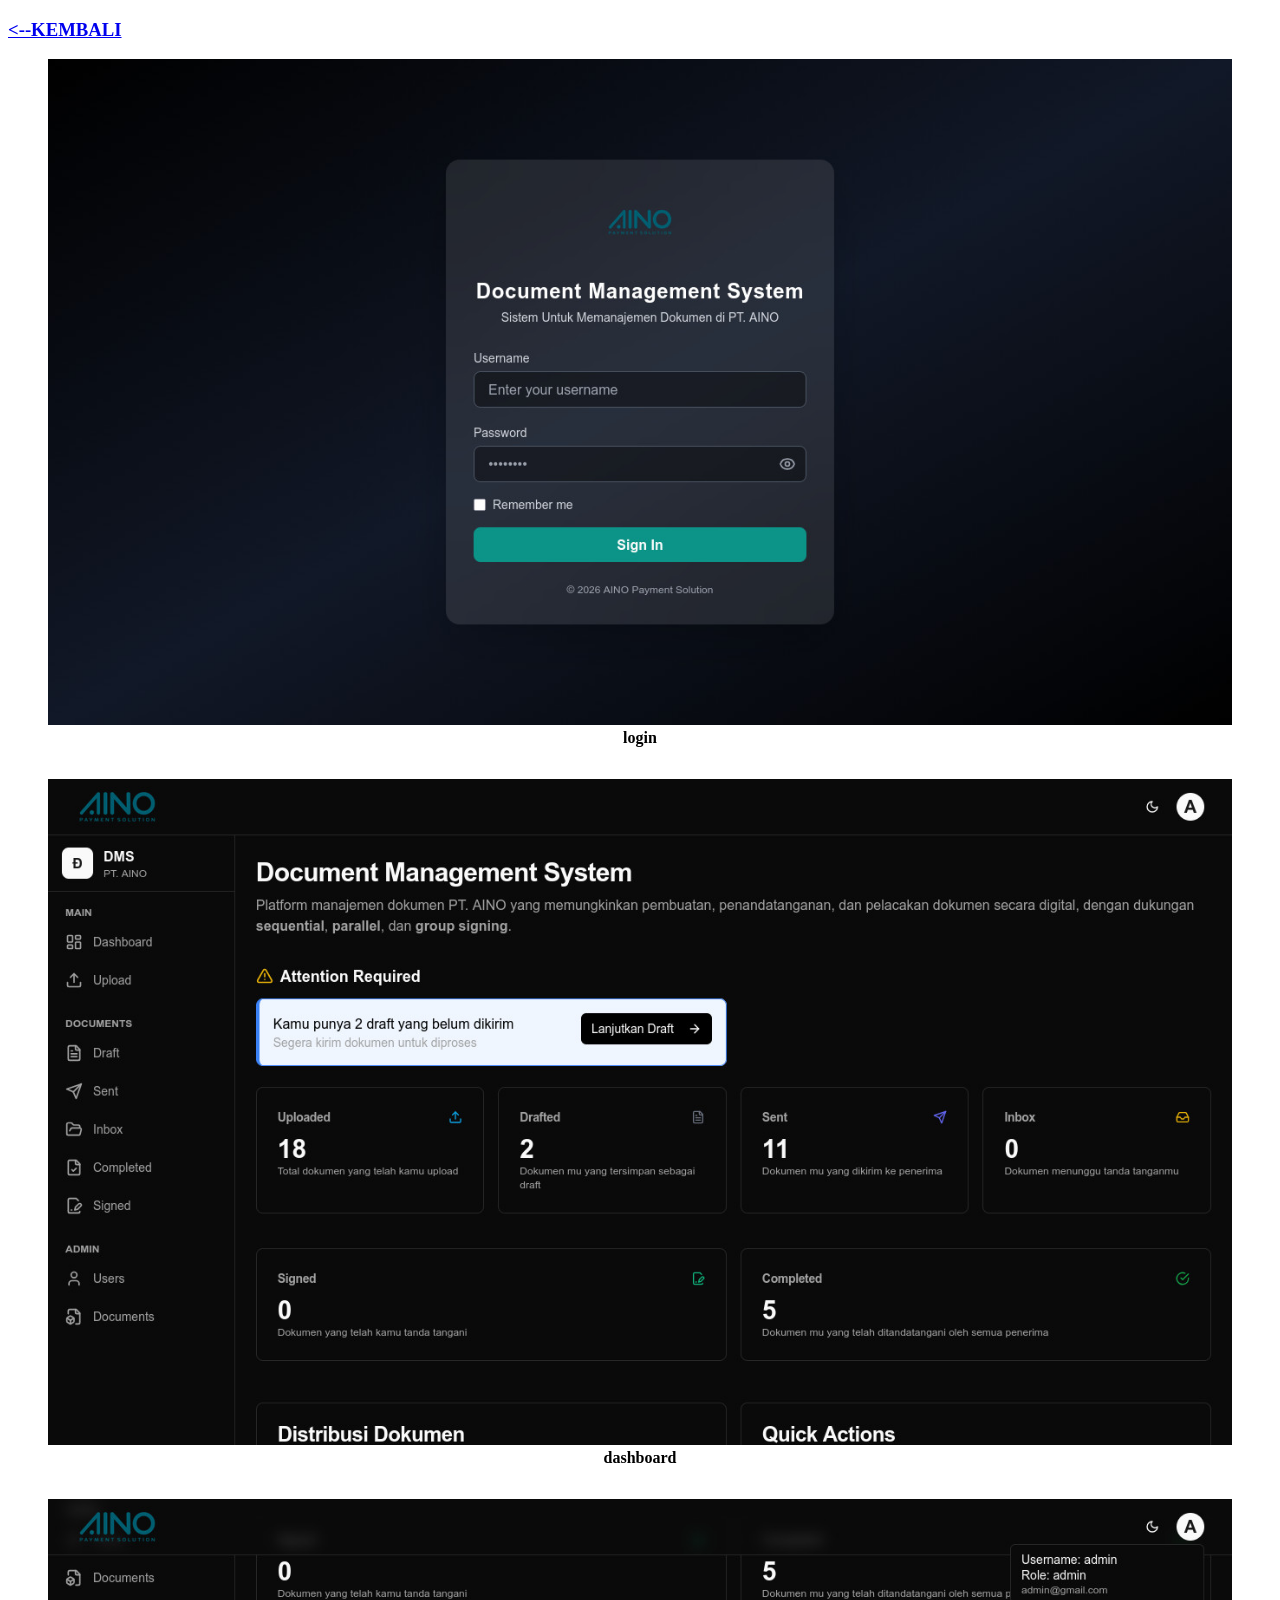
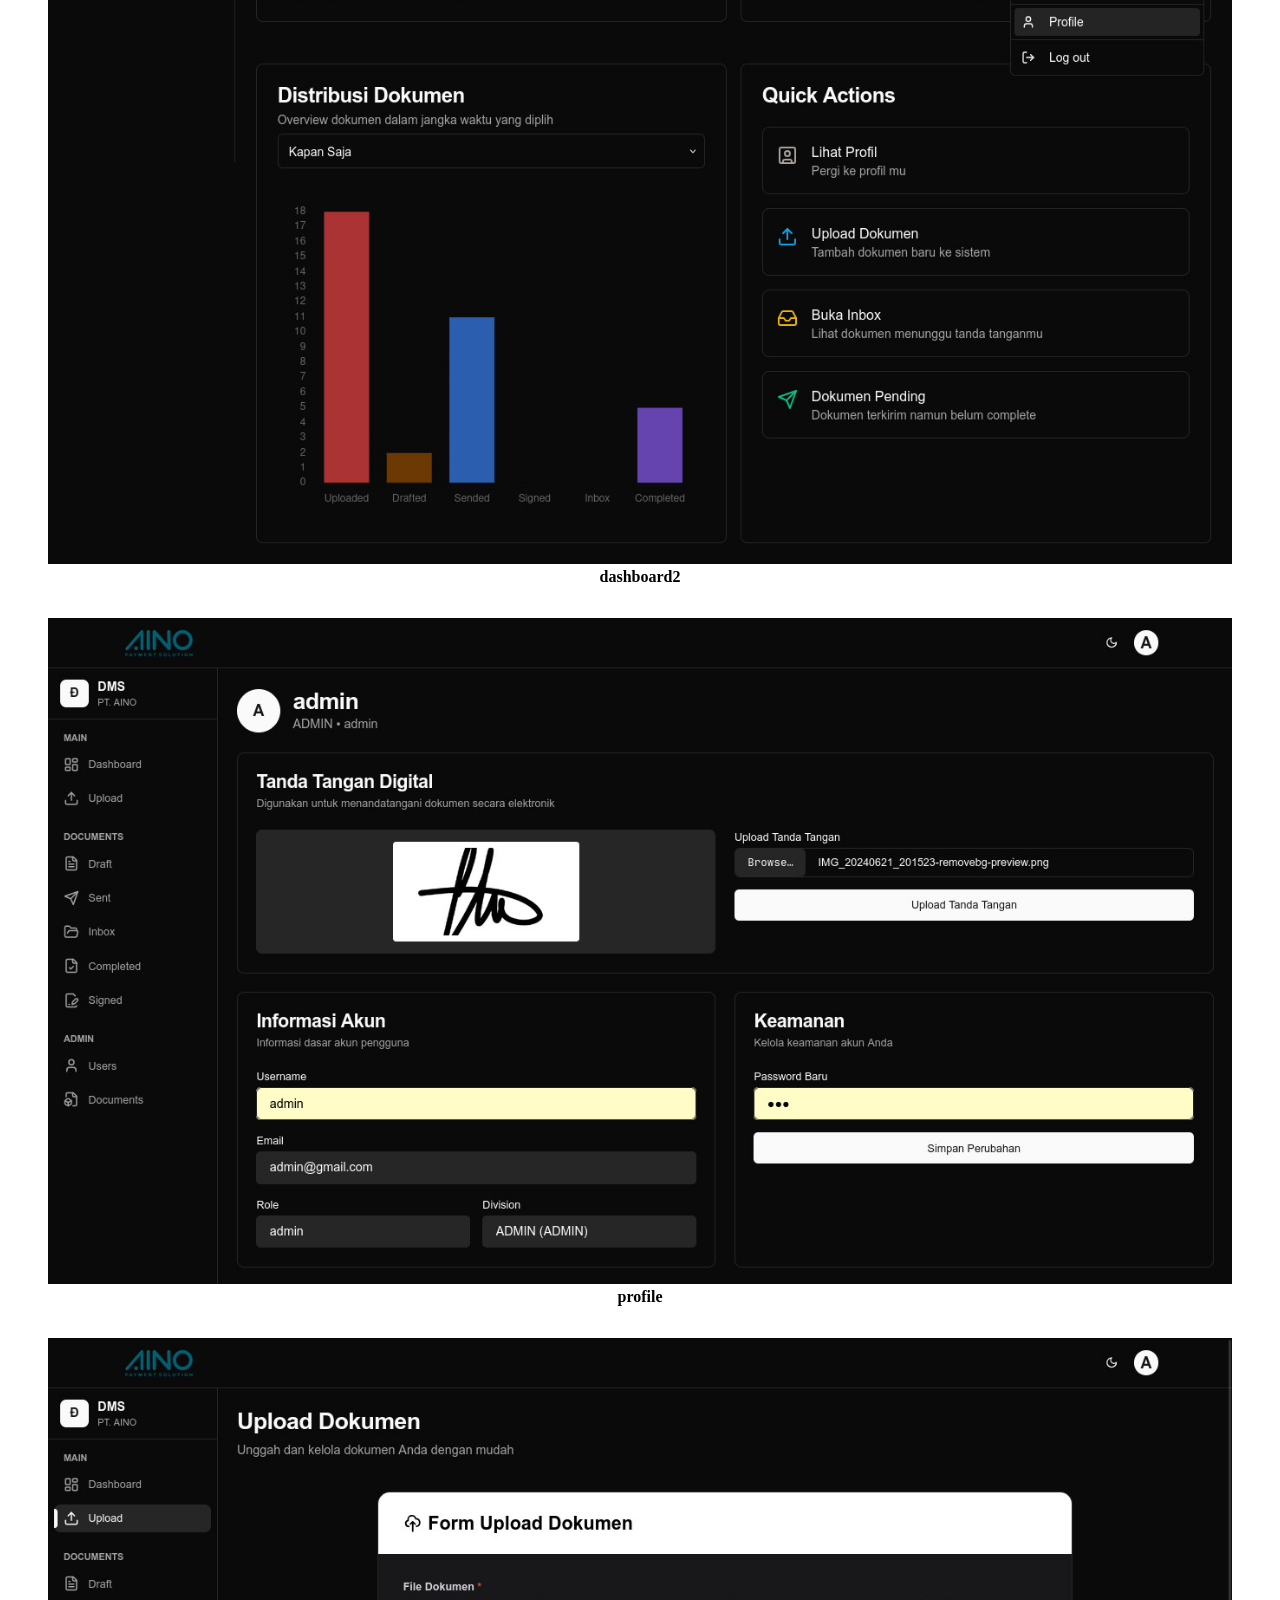
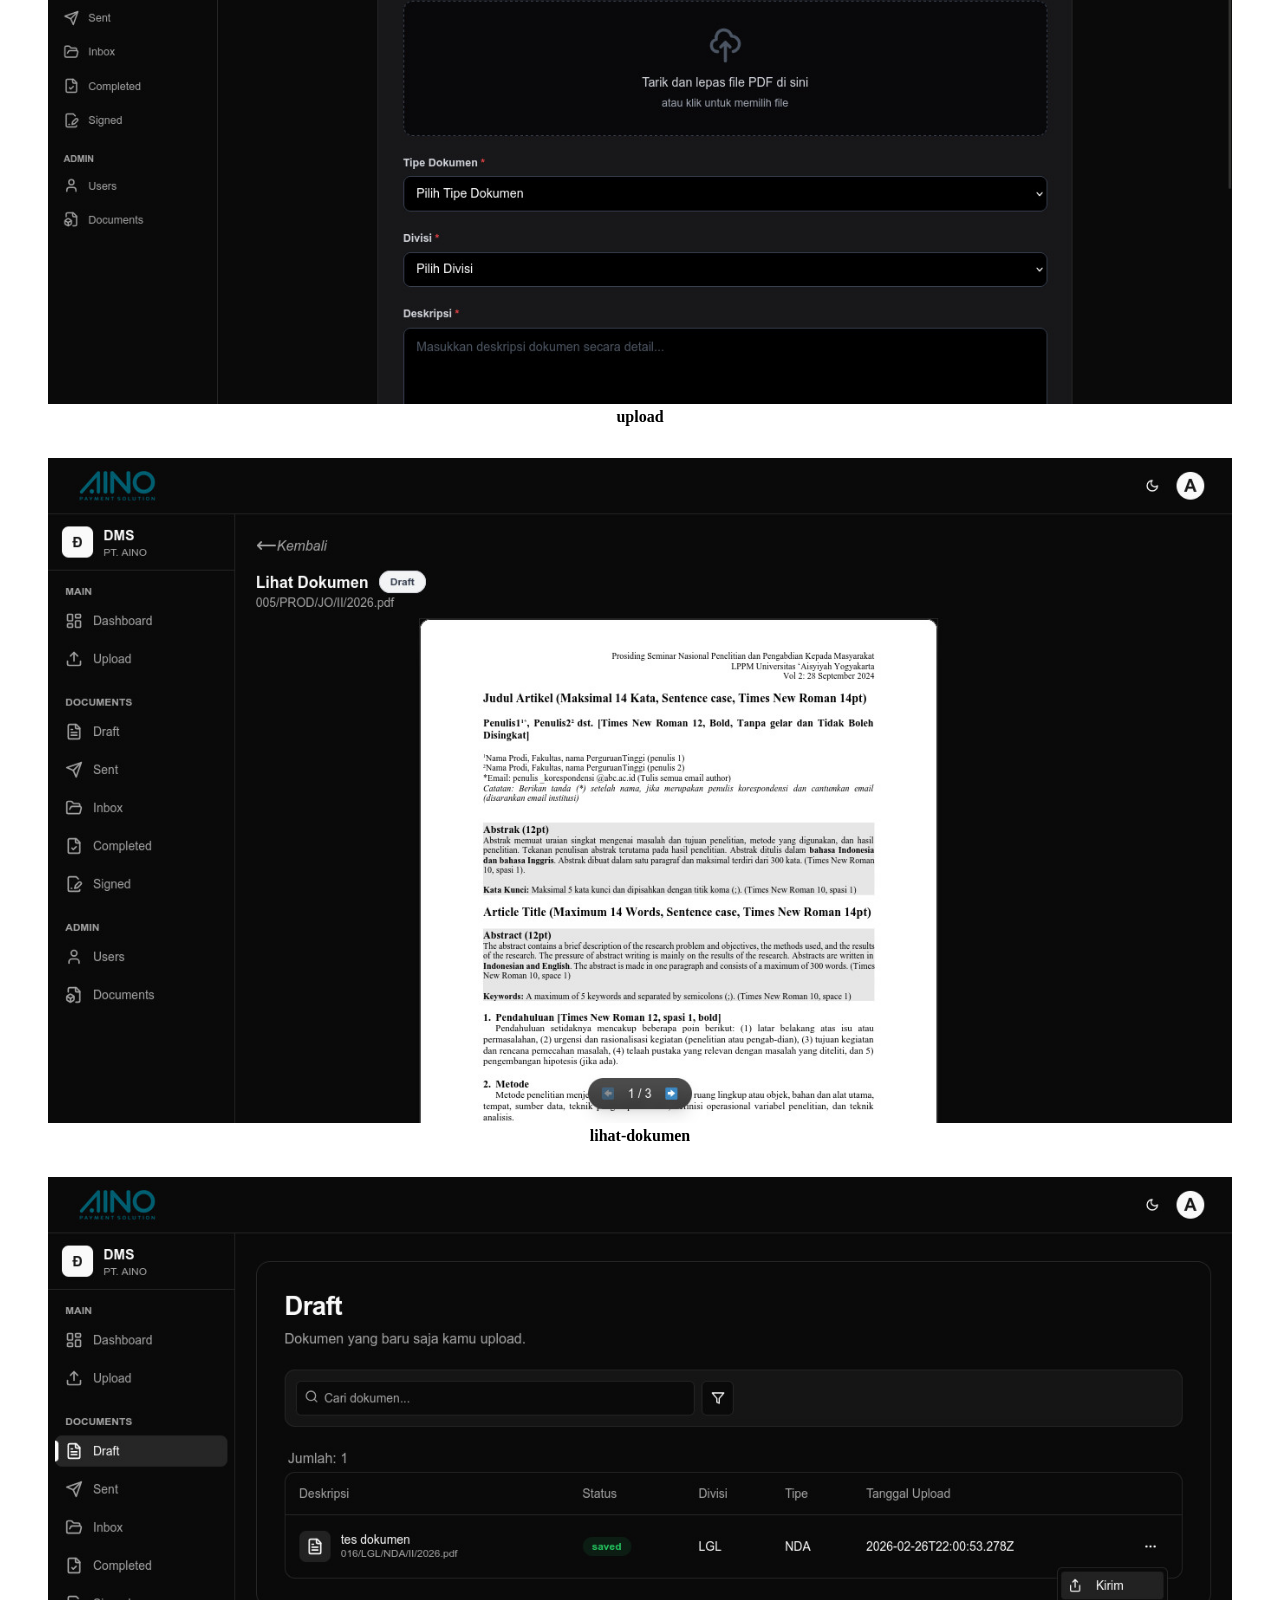
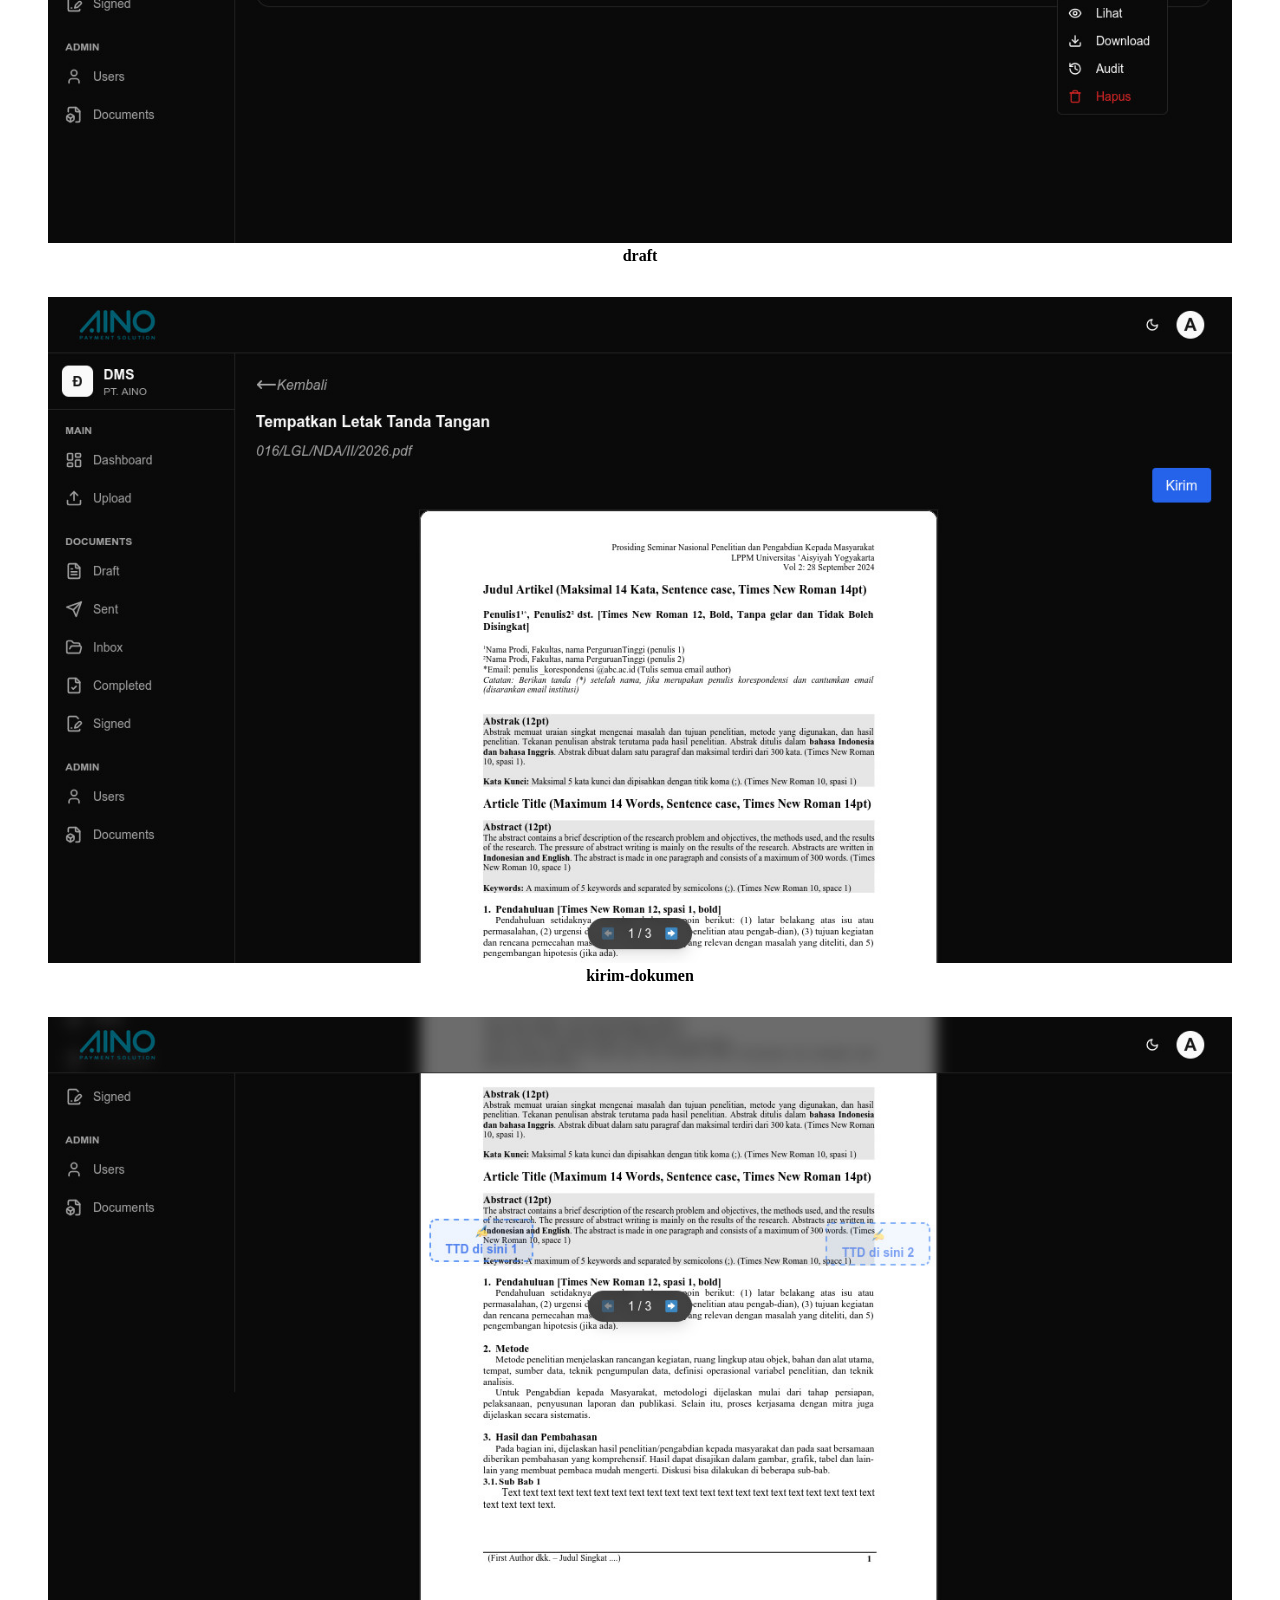
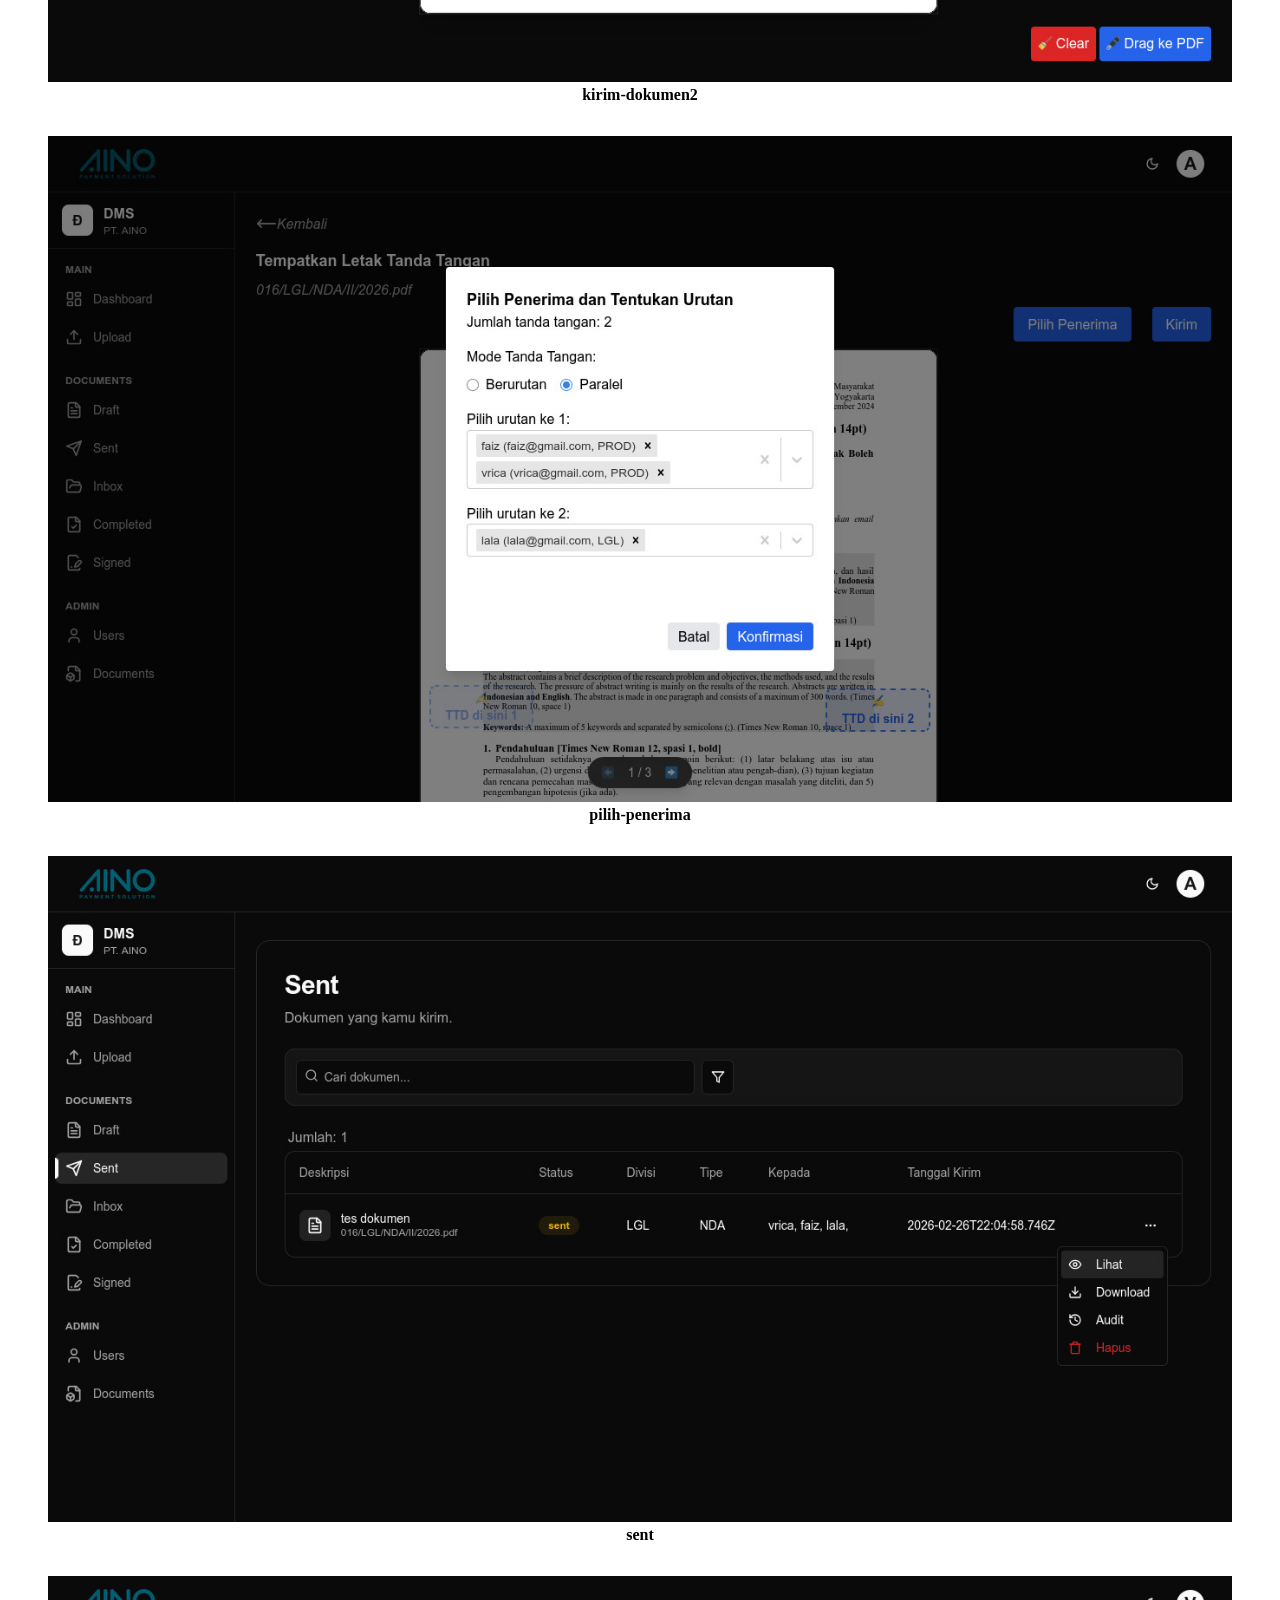
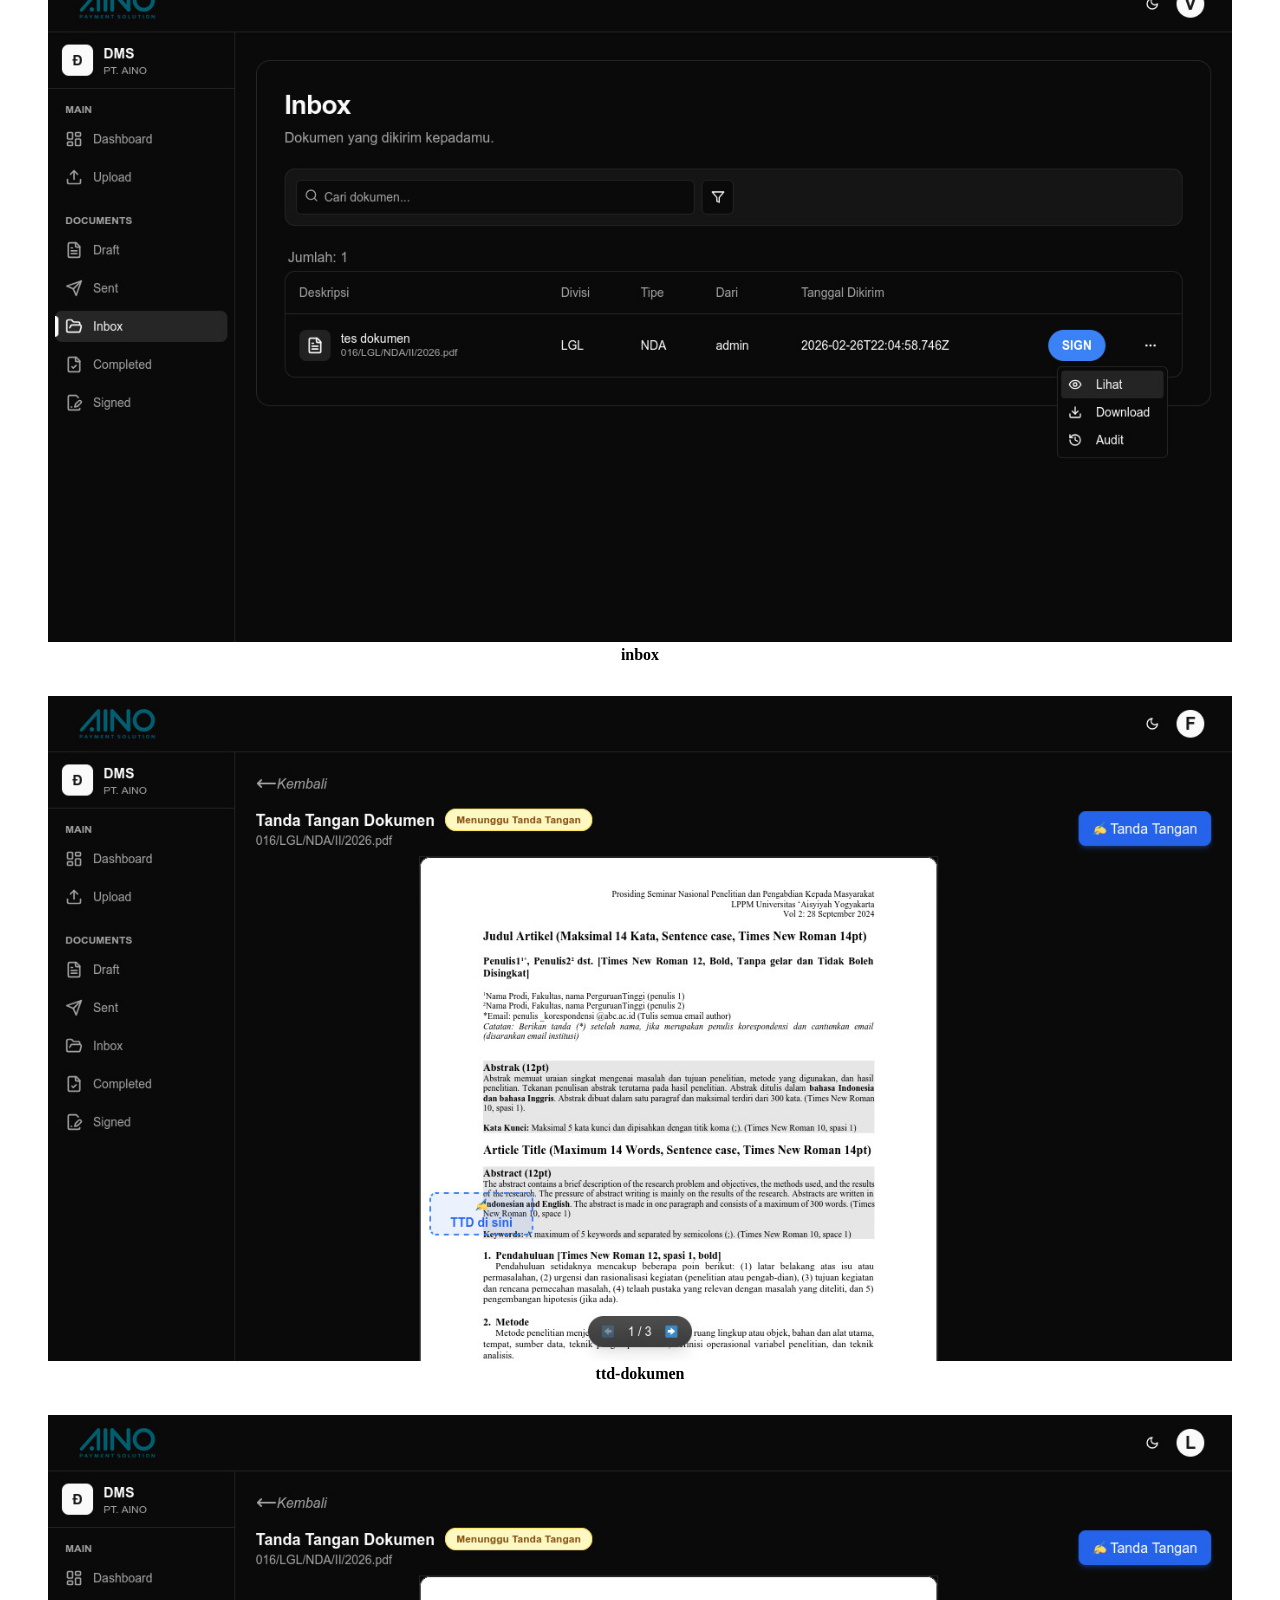
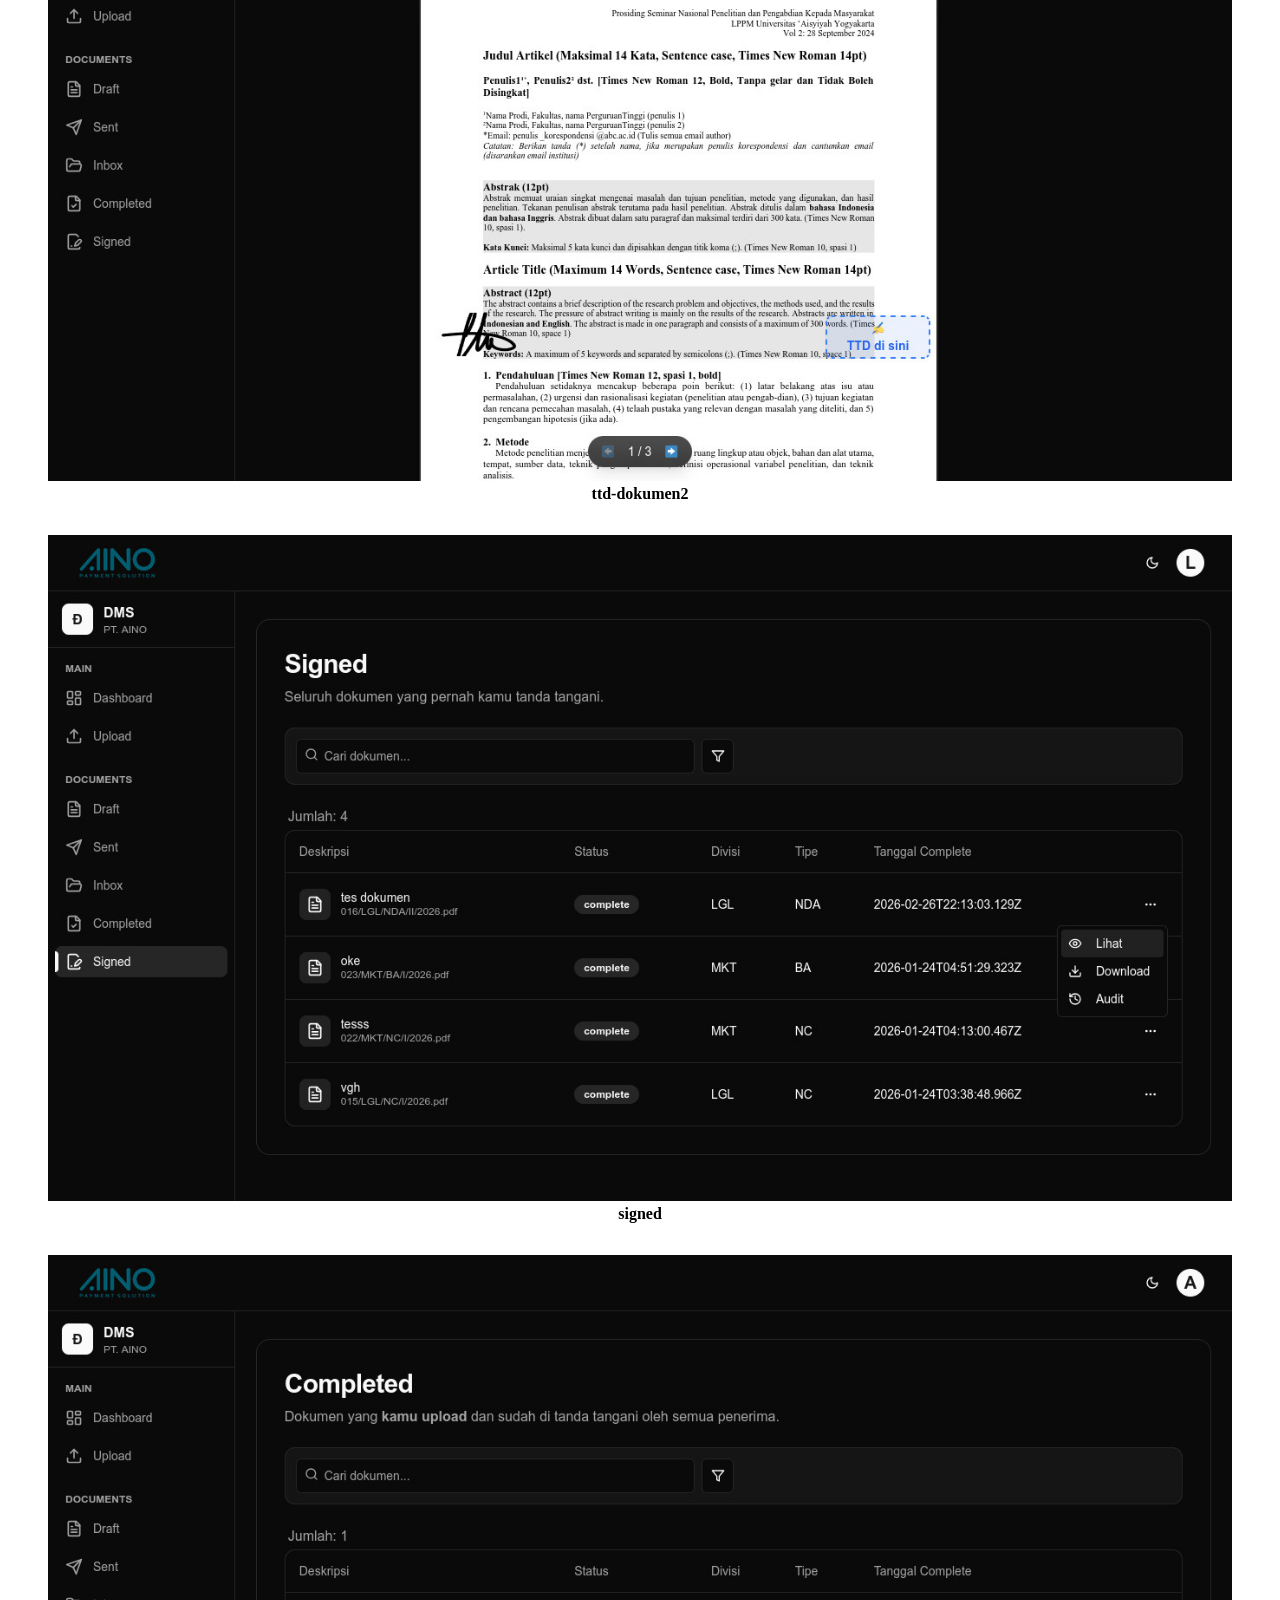
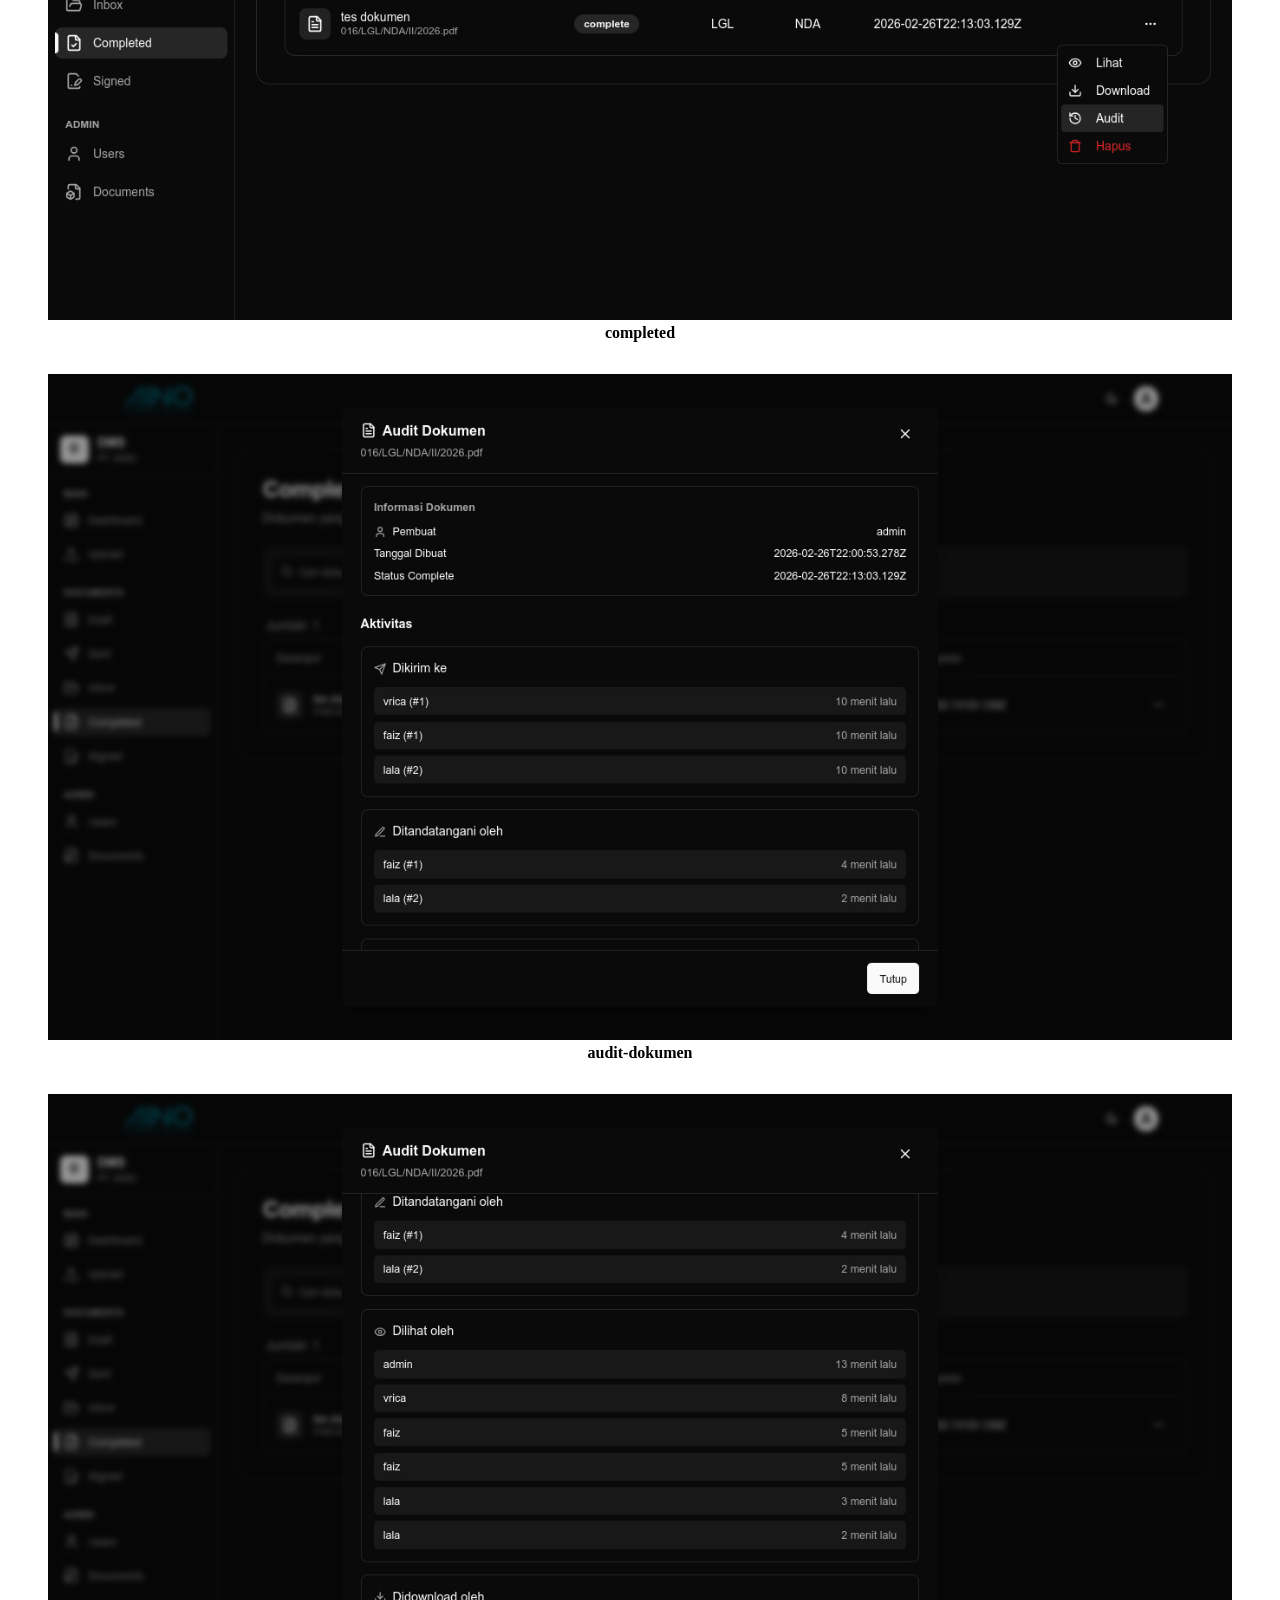
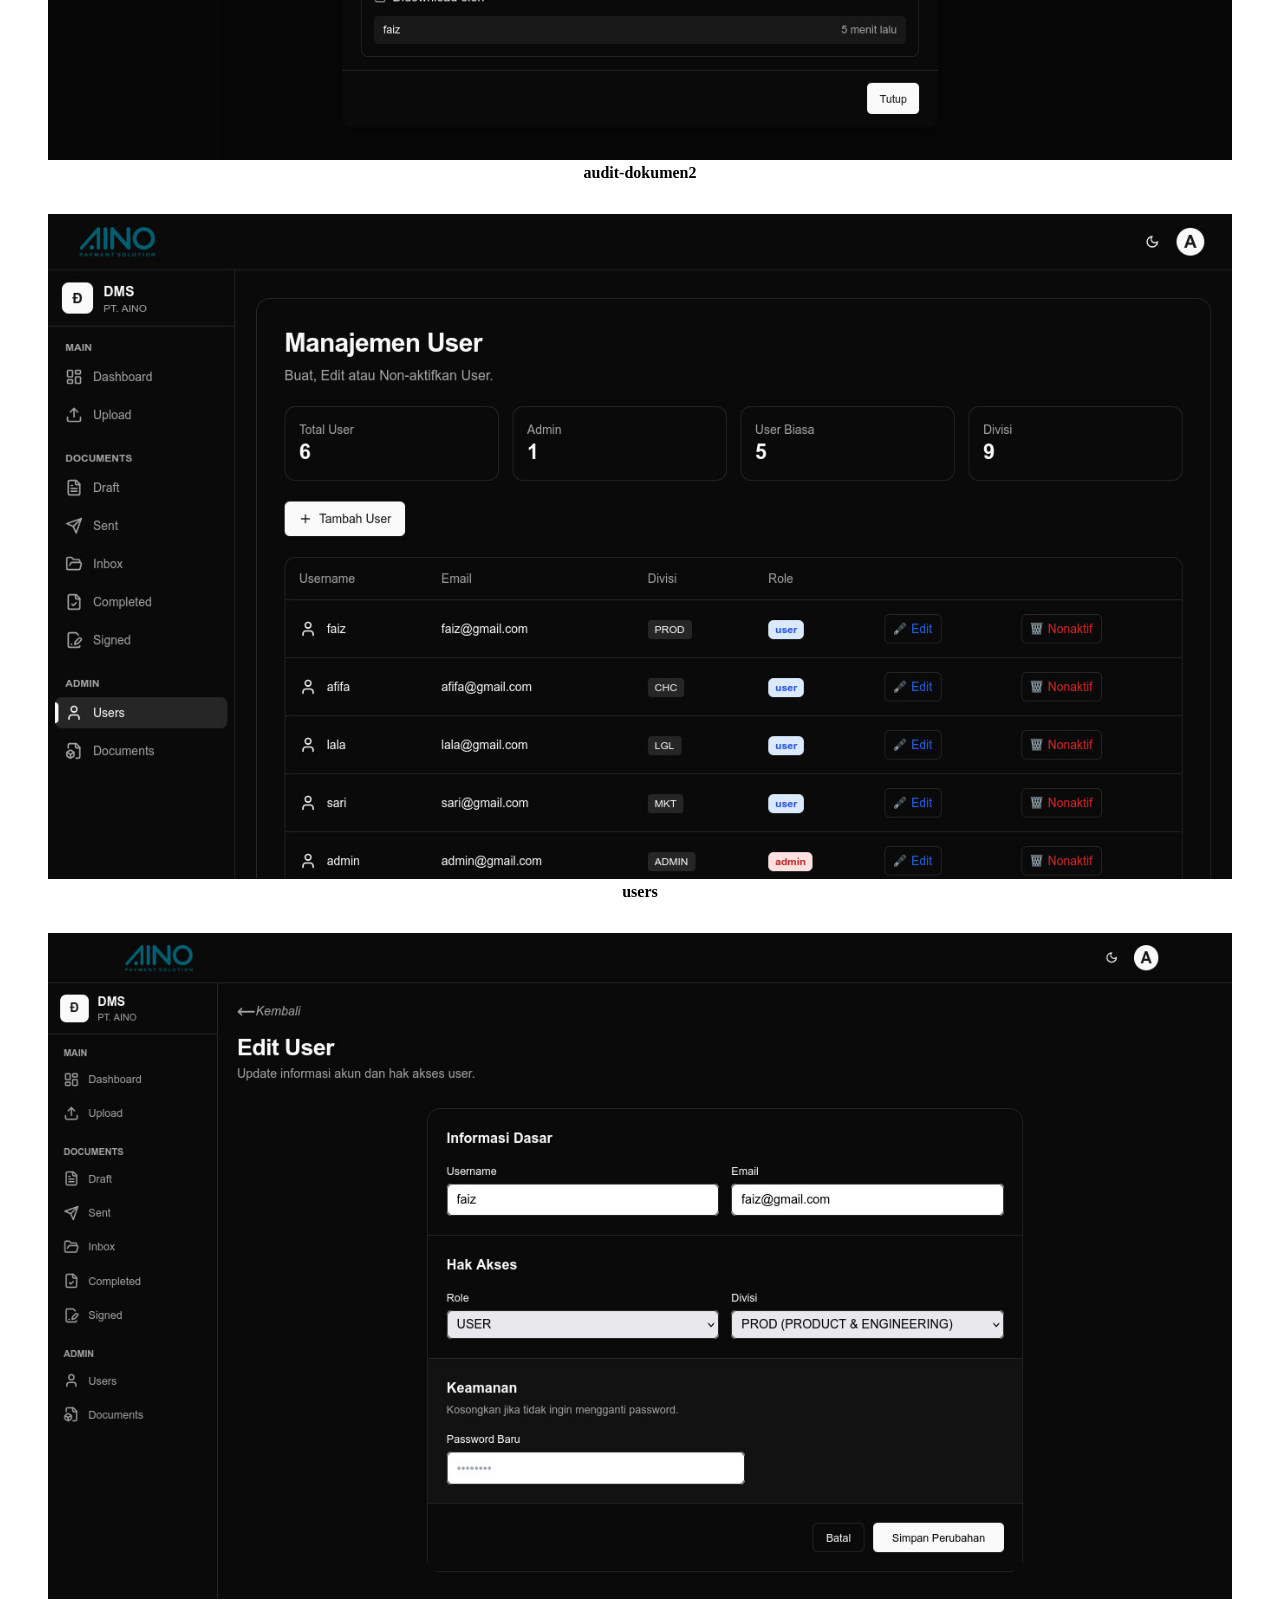
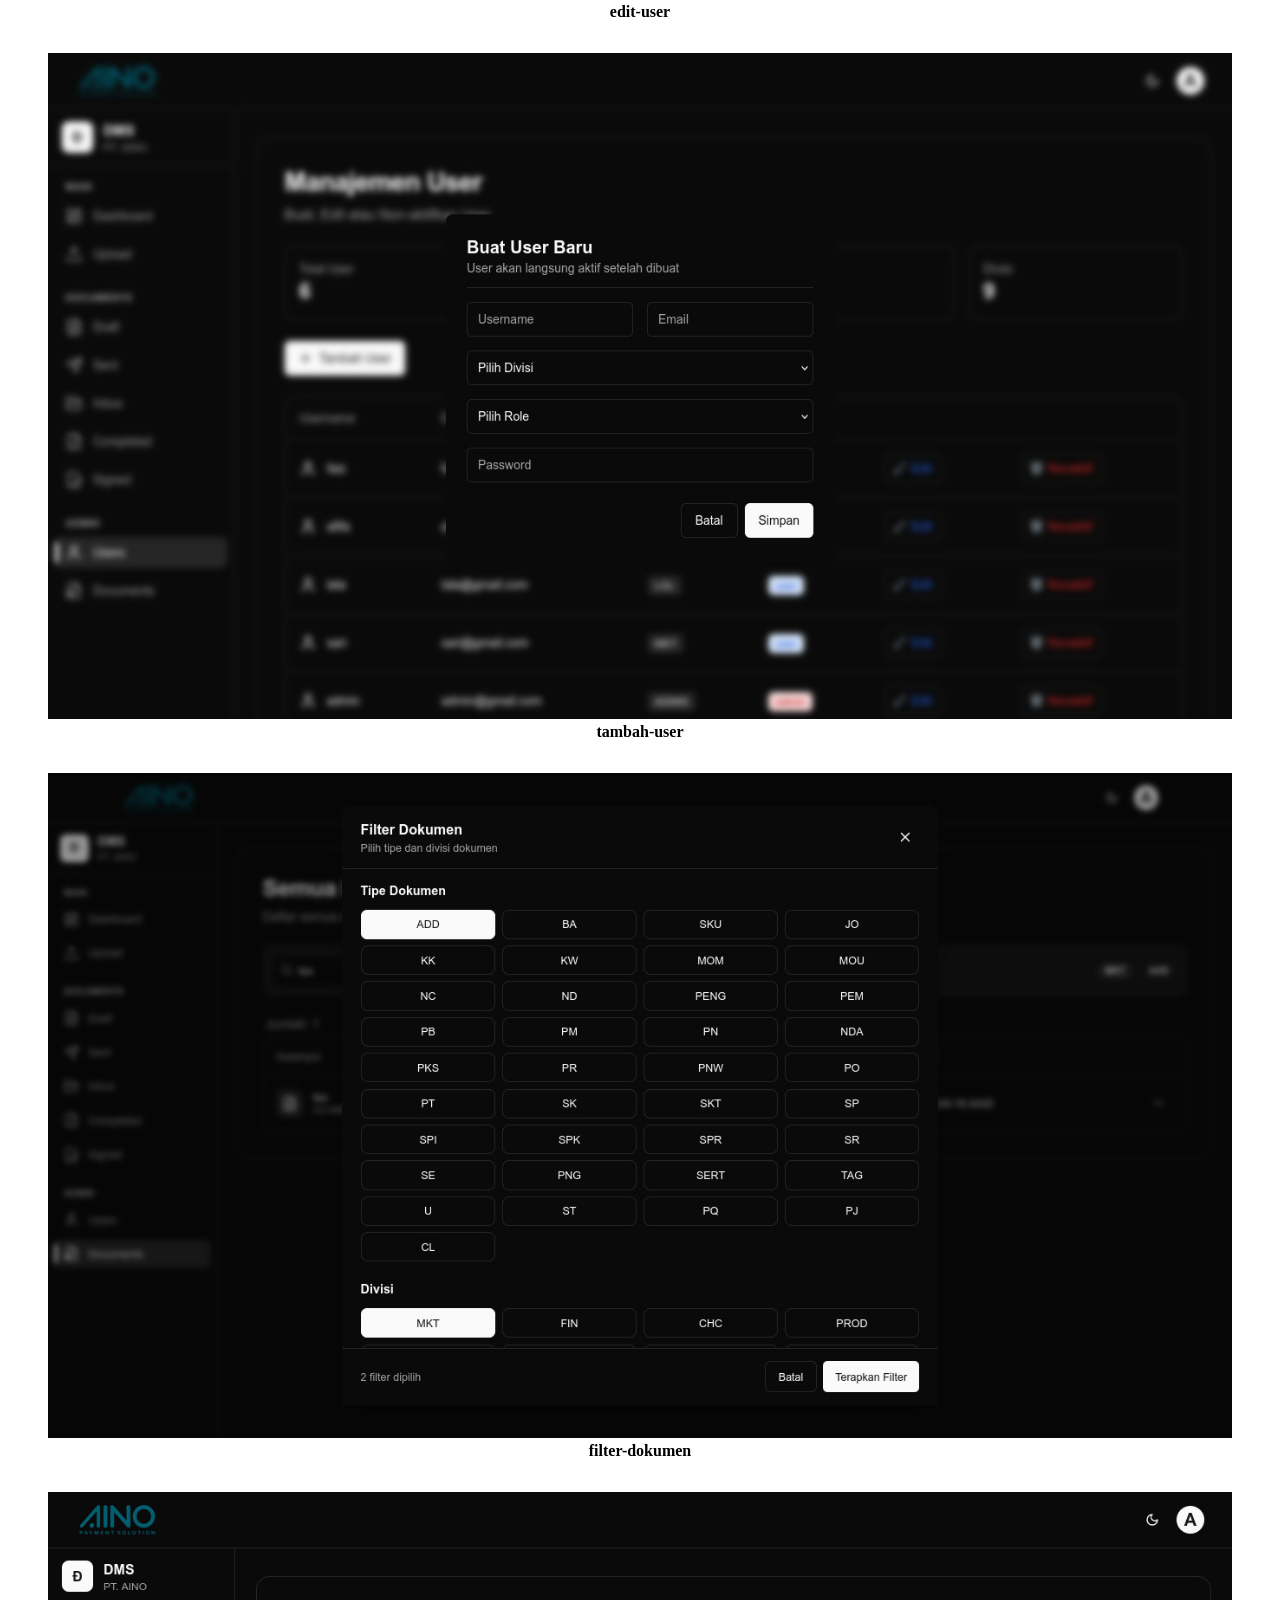
<file: screenshot/dms/screenshot.html>
<!doctype html>
<html>
    <head>
        <title>dms screenshots</title>
        <style>
            img {
                width: 100%;
            }
            figure {
                margin-bottom: 2rem;
            }

            figcaption {
                font-weight: bold;
                text-align: center;
            }
        </style>
    </head>
    <body>
        <h3><a href="./../../index.html"><--KEMBALI</a></h3>
        <figure>
            <img src="./login.jpg" alt="login" />
            <figcaption>login</figcaption>
        </figure>
        <figure>
            <img src="./dashboard.jpg" alt="dashboard" />
            <figcaption>dashboard</figcaption>
        </figure>
        <figure>
            <img src="./dashboard2.jpg" alt="dashboard2" />
            <figcaption>dashboard2</figcaption>
        </figure>
        <figure>
            <img src="./profile.jpg" alt="profile" />
            <figcaption>profile</figcaption>
        </figure>
        <figure>
            <img src="./upload.jpg" alt="upload" />
            <figcaption>upload</figcaption>
        </figure>
        <figure>
            <img src="./lihat-dokumen.jpg" alt="lihat-dokumen" />
            <figcaption>lihat-dokumen</figcaption>
        </figure>
        <figure>
            <img src="./draft.jpg" alt="draft" />
            <figcaption>draft</figcaption>
        </figure>
        <figure>
            <img src="./kirim-dokumen.jpg" alt="kirim-dokumen" />
            <figcaption>kirim-dokumen</figcaption>
        </figure>
        <figure>
            <img src="./kirim-dokumen2.jpg" alt="kirim-dokumen2" />
            <figcaption>kirim-dokumen2</figcaption>
        </figure>
        <figure>
            <img src="./pilih-penerima.jpg" alt="pilih-penerima" />
            <figcaption>pilih-penerima</figcaption>
        </figure>
        <figure>
            <img src="./sent.jpg" alt="sent" />
            <figcaption>sent</figcaption>
        </figure>
        <figure>
            <img src="./inbox.jpg" alt="inbox" />
            <figcaption>inbox</figcaption>
        </figure>
        <figure>
            <img src="./ttd-dokumen.jpg" alt="ttd-dokumen" />
            <figcaption>ttd-dokumen</figcaption>
        </figure>
        <figure>
            <img src="./ttd-dokumen2.jpg" alt="ttd-dokumen2" />
            <figcaption>ttd-dokumen2</figcaption>
        </figure>
        <figure>
            <img src="./signed.jpg" alt="signed" />
            <figcaption>signed</figcaption>
        </figure>
        <figure>
            <img src="./completed.jpg" alt="completed" />
            <figcaption>completed</figcaption>
        </figure>
        <figure>
            <img src="./audit-dokumen.jpg" alt="audit-dokumen" />
            <figcaption>audit-dokumen</figcaption>
        </figure>
        <figure>
            <img src="./audit-dokumen2.jpg" alt="audit-dokumen2" />
            <figcaption>audit-dokumen2</figcaption>
        </figure>
        <figure>
            <img src="./users.jpg" alt="users" />
            <figcaption>users</figcaption>
        </figure>
        <figure>
            <img src="./edit-user.jpg" alt="edit-user" />
            <figcaption>edit-user</figcaption>
        </figure>
        <figure>
            <img src="./tambah-user.jpg" alt="tambah-user" />
            <figcaption>tambah-user</figcaption>
        </figure>
        <figure>
            <img src="./filter-dokumen.jpg" alt="filter-dokumen" />
            <figcaption>filter-dokumen</figcaption>
        </figure>
        <figure>
            <img src="./documents.jpg" alt="documents" />
            <figcaption>documents</figcaption>
        </figure>
    </body>
</html>
</file>
<file: styles.css>
/* Modern Craftsman Developer Portfolio - Vricap
   Design Philosophy: Clean, UNIX-inspired, Fast, No AI Slop
*/

:root {
  /* Arch / Tokyo Dark Theme (Default) */
  --bg-main: #0d1117;
  --bg-card: #161b22;
  --bg-card-hover: #1c2128;
  --bg-secondary: #21262d;
  --border-color: #30363d;
  --border-focus: #58a6ff;

  --text-main: #e6edf3;
  --text-muted: #8b949e;
  --text-heading: #ffffff;

  --accent-green: #10b981;
  --accent-blue: #38bdf8;
  --accent-purple: #a855f7;
  --accent-amber: #f59e0b;
  --accent-red: #ef4444;

  --code-bg: #090d13;
  --shadow: 0 10px 30px -10px rgba(0, 0, 0, 0.5);
  --radius: 8px;
  --radius-sm: 4px;

  --font-sans: -apple-system, BlinkMacSystemFont, "Segoe UI", Roboto, Helvetica, Arial, sans-serif;
  --font-mono: "JetBrains Mono", "Fira Code", "Cascadia Code", "Source Code Pro", Consolas, monospace;
}

/* Theme variations */
[data-theme="gruvbox"] {
  --bg-main: #1d2021;
  --bg-card: #282828;
  --bg-card-hover: #3c3836;
  --bg-secondary: #32302f;
  --border-color: #504945;
  --border-focus: #fe8019;
  --text-main: #ebdbb2;
  --text-muted: #a89984;
  --text-heading: #fbf1c7;
  --accent-green: #b8bb26;
  --accent-blue: #83a598;
  --accent-purple: #d3869b;
  --accent-amber: #fabd2f;
  --code-bg: #141617;
}

[data-theme="nord"] {
  --bg-main: #2e3440;
  --bg-card: #3b4252;
  --bg-card-hover: #434c5e;
  --bg-secondary: #4c566a;
  --border-color: #4c566a;
  --border-focus: #88c0d0;
  --text-main: #eceff4;
  --text-muted: #d8dee9;
  --text-heading: #ffffff;
  --accent-green: #a3be8c;
  --accent-blue: #88c0d0;
  --accent-purple: #b48ead;
  --accent-amber: #ebcb8b;
  --code-bg: #242933;
}

[data-theme="light"] {
  --bg-main: #f8fafc;
  --bg-card: #ffffff;
  --bg-card-hover: #f1f5f9;
  --bg-secondary: #e2e8f0;
  --border-color: #cbd5e1;
  --border-focus: #0284c7;
  --text-main: #1e293b;
  --text-muted: #64748b;
  --text-heading: #0f172a;
  --accent-green: #059669;
  --accent-blue: #0284c7;
  --accent-purple: #7c3aed;
  --accent-amber: #d97706;
  --code-bg: #f1f5f9;
  --shadow: 0 10px 25px -5px rgba(0, 0, 0, 0.08);
}

* {
  box-sizing: border-box;
  margin: 0;
  padding: 0;
}

html {
  scroll-behavior: smooth;
  font-size: 16px;
}

body {
  font-family: var(--font-sans);
  background-color: var(--bg-main);
  color: var(--text-main);
  line-height: 1.6;
  min-height: 100vh;
  transition: background-color 0.25s ease, color 0.25s ease;
  overflow-x: hidden;
}

/* Selection */
::selection {
  background-color: rgba(16, 185, 129, 0.3);
  color: var(--text-heading);
}

/* Container */
.container {
  max-width: 1200px;
  margin: 0 auto;
  padding: 0 1.5rem;
}

/* Header & Nav */
header {
  position: sticky;
  top: 0;
  z-index: 100;
  background: rgba(13, 17, 23, 0.85);
  backdrop-filter: blur(12px);
  -webkit-backdrop-filter: blur(12px);
  border-bottom: 1px solid var(--border-color);
  transition: background 0.25s ease, border-color 0.25s ease;
}

[data-theme="light"] header {
  background: rgba(248, 250, 252, 0.85);
}

.nav-container {
  display: flex;
  align-items: center;
  justify-content: space-between;
  height: 64px;
}

.brand {
  display: flex;
  align-items: center;
  gap: 0.5rem;
  font-family: var(--font-mono);
  font-size: 1.1rem;
  font-weight: 700;
  color: var(--text-heading);
  text-decoration: none;
}

.brand-dot {
  width: 10px;
  height: 10px;
  background-color: var(--accent-green);
  border-radius: 50%;
  display: inline-block;
  box-shadow: 0 0 8px var(--accent-green);
}

.nav-links {
  display: flex;
  align-items: center;
  gap: 1.5rem;
  list-style: none;
}

.nav-links a {
  color: var(--text-muted);
  text-decoration: none;
  font-size: 0.925rem;
  font-weight: 500;
  transition: color 0.2s ease;
}

.nav-links a:hover,
.nav-links a.active {
  color: var(--accent-green);
}

.nav-actions {
  display: flex;
  align-items: center;
  gap: 0.75rem;
}

/* Buttons */
.btn {
  display: inline-flex;
  align-items: center;
  justify-content: center;
  gap: 0.5rem;
  padding: 0.45rem 0.9rem;
  font-size: 0.875rem;
  font-weight: 600;
  border-radius: var(--radius-sm);
  text-decoration: none;
  cursor: pointer;
  transition: all 0.2s ease;
  border: 1px solid transparent;
  font-family: var(--font-sans);
}

.btn-sm {
  padding: 0.3rem 0.65rem;
  font-size: 0.8rem;
}

.btn-primary {
  background-color: var(--accent-green);
  color: #052e16;
  border-color: var(--accent-green);
}

.btn-primary:hover {
  filter: brightness(1.1);
  transform: translateY(-1px);
}

.btn-outline {
  background: transparent;
  color: var(--text-main);
  border-color: var(--border-color);
}

.btn-outline:hover {
  background-color: var(--bg-secondary);
  border-color: var(--text-muted);
  color: var(--text-heading);
}

.icon-btn {
  background: transparent;
  border: 1px solid var(--border-color);
  color: var(--text-muted);
  width: 36px;
  height: 36px;
  border-radius: var(--radius-sm);
  display: inline-flex;
  align-items: center;
  justify-content: center;
  cursor: pointer;
  transition: all 0.2s ease;
}

.icon-btn:hover {
  color: var(--text-heading);
  background-color: var(--bg-secondary);
  border-color: var(--text-muted);
}

/* Mobile Nav Toggle */
.mobile-toggle {
  display: none;
  background: none;
  border: none;
  color: var(--text-main);
  font-size: 1.5rem;
  cursor: pointer;
}

/* Hero Section */
.hero-section {
  padding: 4rem 0 3rem;
}

.hero-grid {
  display: grid;
  grid-template-columns: 1fr 340px;
  gap: 2.5rem;
  align-items: start;
}

.hero-intro h1 {
  font-size: 2.5rem;
  font-weight: 800;
  color: var(--text-heading);
  line-height: 1.2;
  margin-bottom: 0.5rem;
  letter-spacing: -0.02em;
}

.hero-title {
  display: inline-block;
  font-family: var(--font-mono);
  font-size: 1.1rem;
  color: var(--accent-green);
  margin-bottom: 1.25rem;
}

.hero-bio {
  font-size: 1.05rem;
  color: var(--text-muted);
  margin-bottom: 1.5rem;
  line-height: 1.7;
}

.hero-tags {
  display: flex;
  flex-wrap: wrap;
  gap: 0.5rem;
  margin-bottom: 1.75rem;
}

.tag {
  font-family: var(--font-mono);
  font-size: 0.78rem;
  padding: 0.25rem 0.6rem;
  border-radius: 4px;
  background-color: var(--bg-secondary);
  border: 1px solid var(--border-color);
  color: var(--text-main);
}

/* Terminal Card */
.terminal-window {
  background-color: var(--code-bg);
  border: 1px solid var(--border-color);
  border-radius: var(--radius);
  box-shadow: var(--shadow);
  overflow: hidden;
  font-family: var(--font-mono);
  font-size: 0.85rem;
}

.terminal-header {
  background-color: var(--bg-card);
  padding: 0.5rem 0.75rem;
  display: flex;
  align-items: center;
  justify-content: space-between;
  border-bottom: 1px solid var(--border-color);
}

.terminal-dots {
  display: flex;
  gap: 6px;
}

.dot {
  width: 10px;
  height: 10px;
  border-radius: 50%;
}

.dot-red { background-color: #ff5f56; }
.dot-yellow { background-color: #ffbd2e; }
.dot-green { background-color: #27c93f; }

.terminal-title {
  color: var(--text-muted);
  font-size: 0.75rem;
}

.terminal-body {
  padding: 1rem;
  color: var(--text-main);
  line-height: 1.6;
}

.prompt {
  color: var(--accent-green);
}

.path {
  color: var(--accent-blue);
}

.command {
  color: var(--text-heading);
}

.terminal-output {
  margin-bottom: 0.75rem;
  color: var(--text-muted);
  padding-left: 0.5rem;
}

.terminal-row {
  display: flex;
  justify-content: space-between;
  margin-bottom: 0.25rem;
}

.term-key {
  color: var(--accent-amber);
}

.term-val {
  color: var(--text-main);
  text-align: right;
}

/* Main Section Layout */
.section {
  padding: 3.5rem 0;
  border-top: 1px solid var(--border-color);
}

.section-header {
  margin-bottom: 2rem;
}

.section-title {
  display: flex;
  align-items: center;
  gap: 0.75rem;
  font-size: 1.75rem;
  font-weight: 700;
  color: var(--text-heading);
  letter-spacing: -0.01em;
}

.section-subtitle {
  color: var(--text-muted);
  font-size: 0.95rem;
  margin-top: 0.4rem;
}

/* About Section */
.about-grid {
  display: grid;
  grid-template-columns: 360px 1fr;
  gap: 2.5rem;
  align-items: start;
}

.avatar-wrapper {
  position: relative;
  border-radius: var(--radius);
  /* overflow: hidden; */
  border: 2px solid var(--border-color);
  background: var(--bg-card);
  box-shadow: var(--shadow);
}

.avatar-wrapper img {
  width: 360px;
  height: 530px;
  display: block;
  object-fit: cover;
  object-position: center bottom;
  transition: transform 0.3s ease;
}

.avatar-wrapper:hover img {
  transition: transform 0.3s ease;
}

.status-badge {
  position: absolute;
  bottom: 12px;
  left: 12px;
  right: 12px;
  background: rgba(13, 17, 23, 0.85);
  backdrop-filter: blur(8px);
  padding: 0.4rem 0.75rem;
  border-radius: var(--radius-sm);
  border: 1px solid var(--border-color);
  font-size: 0.75rem;
  font-family: var(--font-mono);
  color: var(--text-main);
  display: flex;
  align-items: center;
  justify-content: center;
  gap: 0.5rem;
}

.about-text p {
  margin-bottom: 1.25rem;
  color: var(--text-main);
  font-size: 1rem;
}

/* Expandable Javanese Accordion */
.javanese-box {
  background-color: var(--bg-card);
  border: 1px solid var(--border-color);
  border-radius: var(--radius);
  margin-top: 1.5rem;
  overflow: hidden;
}

.javanese-toggle {
  width: 100%;
  padding: 0.85rem 1.25rem;
  background: transparent;
  border: none;
  color: var(--accent-green);
  font-family: var(--font-mono);
  font-size: 0.875rem;
  font-weight: 600;
  display: flex;
  align-items: center;
  justify-content: space-between;
  cursor: pointer;
  text-align: left;
}

.javanese-toggle:hover {
  background-color: var(--bg-secondary);
}

.javanese-content {
  padding: 1.25rem;
  border-top: 1px solid var(--border-color);
  font-size: 0.95rem;
  color: var(--text-muted);
  line-height: 1.8;
  display: none;
}

.javanese-content.open {
  display: block;
}

.javanese-script {
  font-family: serif;
  font-size: 1.1rem;
  color: var(--text-main);
  margin-bottom: 1rem;
  display: block;
  background: var(--code-bg);
  padding: 1rem;
  border-radius: var(--radius-sm);
  border-left: 3px solid var(--accent-green);
}

/* Skills Section */
.skills-grid {
  display: grid;
  grid-template-columns: repeat(auto-fill, minmax(280px, 1fr));
  gap: 1rem;
}

.skill-group {
  background-color: var(--bg-card);
  border: 1px solid var(--border-color);
  border-radius: var(--radius);
  padding: 1.1rem 1.25rem;
  transition: border-color 0.2s ease;
}

.skill-group:hover {
  border-color: var(--accent-green);
}

.skill-label {
  display: flex;
  align-items: center;
  gap: 0.5rem;
  font-size: 0.8rem;
  font-weight: 600;
  font-family: var(--font-mono);
  color: var(--text-muted);
  text-transform: uppercase;
  letter-spacing: 0.05em;
  margin-bottom: 0.65rem;
}

.skill-tags {
  display: flex;
  flex-wrap: wrap;
  gap: 0.4rem;
}

/* Projects Filter & Grid */
.filter-bar {
  display: flex;
  flex-wrap: wrap;
  gap: 0.75rem;
  margin-bottom: 2rem;
}

.filter-btn {
  display: inline-flex;
  align-items: center;
  gap: 0.6rem;

  padding: 0.55rem 1rem;
  border: 1px solid var(--border-color);
  border-radius: 999px;

  background: color-mix(in srgb, var(--bg-card) 92%, white 8%);
  color: var(--text-muted);

  font-size: 0.85rem;
  font-family: var(--font-mono);
  font-weight: 500;

  cursor: pointer;
  transition: all 0.25s ease;
}

/* Count badge */
.filter-btn .count {
  display: inline-flex;
  align-items: center;
  justify-content: center;

  min-width: 24px;
  height: 24px;
  padding: 0 0.45rem;

  border-radius: 999px;
  background: var(--surface-secondary);
  color: var(--text-secondary);

  font-size: 0.72rem;
  font-weight: 700;
  line-height: 1;
}

.filter-btn.active .count {
  background: rgba(255, 255, 255, 0.18);
  color: white;
}

/* Optional: Featured gradient */
.featured-btn.active {
  background: linear-gradient(135deg, #6366f1, #8b5cf6);
  border-color: transparent;
}

.filter-btn:hover,
.filter-btn.active {
  background: var(--bg-secondary);
  color: var(--accent-green);
  border-color: var(--accent-green);
}

.projects-grid {
  display: grid;
  grid-template-columns: repeat(auto-fill, minmax(480px, 1fr));
  gap: 1.75rem;
}

.project-card {
  background-color: var(--bg-card);
  border: 1px solid var(--border-color);
  border-radius: var(--radius);
  padding: 1.5rem;
  display: flex;
  flex-direction: column;
  box-shadow: var(--shadow);
  transition: transform 0.25s ease, border-color 0.25s ease;
}

.project-card:hover {
  transform: translateY(-3px);
  border-color: var(--border-focus);
}

.project-header {
  display: flex;
  justify-content: space-between;
  align-items: flex-start;
  margin-bottom: 0.75rem;
}

.project-title-area {
  display: flex;
  align-items: center;
  gap: 0.5rem;
}

.project-title {
  font-size: 1.3rem;
  font-weight: 700;
  color: var(--text-heading);
  text-decoration: none;
}

.project-title:hover {
  color: var(--accent-green);
}

.project-links {
  display: flex;
  gap: 0.5rem;
}

.project-time {
    color: var(--text-muted);
    font-size: 0.925rem;
    margin-bottom: 1rem;
    line-height: 1.6;
}

.project-description {
  color: var(--text-muted);
  font-size: 0.925rem;
  margin-bottom: 1rem;
  line-height: 1.6;
}


.project-feature-list {
  margin-bottom: 1.25rem;
  padding-left: 1.25rem;
  color: var(--text-main);
  font-size: 0.875rem;
}

.project-feature-list li {
  margin-bottom: 0.35rem;
}

.project-media {
  margin-top: auto;
  border-radius: var(--radius-sm);
  overflow: hidden;
  border: 1px solid var(--border-color);
  background: var(--code-bg);
  margin-bottom: 1rem;
}

.project-media img,
.project-media video {
  width: 100%;
  max-height: 280px;
  object-fit: cover;
  display: block;
}

.project-tags {
  display: flex;
  flex-wrap: wrap;
  gap: 0.4rem;
  margin-top: auto;
}

/* Experience Section Timeline */
.timeline {
  position: relative;
  padding-left: 1.5rem;
}

.timeline::before {
  content: "";
  position: absolute;
  left: 0;
  top: 8px;
  bottom: 8px;
  width: 2px;
  background-color: var(--border-color);
}

.timeline-item {
  position: relative;
  margin-bottom: 2rem;
}

.timeline-item:last-child {
  margin-bottom: 0;
}

.timeline-dot {
  position: absolute;
  left: -1.85rem;
  top: 6px;
  width: 12px;
  height: 12px;
  border-radius: 50%;
  background-color: var(--accent-green);
  border: 3px solid var(--bg-main);
}

.timeline-content {
  background: var(--bg-card);
  border: 1px solid var(--border-color);
  border-radius: var(--radius);
  padding: 1.25rem 1.5rem;
}

.timeline-role {
  font-size: 1.1rem;
  font-weight: 700;
  color: var(--text-heading);

  margin-bottom: 0.2rem;
}

.timeline-company {
  color: var(--accent-green);
  font-weight: 600;
  font-size: 0.925rem;
}

.timeline-date {
  display: inline-block;
  font-family: var(--font-mono);
  font-size: 0.8rem;
  color: var(--text-muted);
  margin-bottom: 0.75rem;
}

.timeline-desc {
  color: var(--text-main);
  font-size: 0.925rem;
  line-height: 1.6;
}

/* Certificates Grid */
.cert-grid {
  display: grid;
  grid-template-columns: repeat(auto-fill, minmax(280px, 1fr));
  gap: 1rem;
}

.cert-card {
  background-color: var(--bg-card);
  border: 1px solid var(--border-color);
  border-radius: var(--radius);
  padding: 1.1rem 1.25rem;
  display: flex;
  flex-direction: column;
  justify-content: center;
  transition: transform 0.2s ease, border-color 0.2s ease, background-color 0.2s ease;
  text-decoration: none;
  color: var(--text-main);
}

.cert-card:hover {
  border-color: var(--accent-green);
  background-color: var(--bg-card-hover);
  transform: translateY(-2px);
}

.cert-info h4 {
  font-size: 0.95rem;
  font-weight: 600;
  color: var(--text-heading);
  margin-bottom: 0.35rem;
  line-height: 1.4;
  transition: color 0.2s ease;
}

.cert-card:hover .cert-info h4 {
  color: var(--accent-green);
}

.cert-meta {
  display: flex;
  align-items: center;
  flex-wrap: wrap;
  gap: 0.45rem;
  font-size: 0.8rem;
  color: var(--text-muted);
  font-family: var(--font-mono);
}

.cert-issuer {
  color: var(--text-muted);
}

.cert-divider {
  opacity: 0.4;
}

.cert-score {
  color: var(--accent-green);
  font-weight: 600;
}

/* Subsections */
.subsection {
  margin-top: 2.5rem;
}

.subsection-title {
  font-size: 1.1rem;
  font-weight: 600;
  color: var(--text-heading);
  margin-bottom: 1rem;
  display: flex;
  align-items: center;
  gap: 0.75rem;
}

/* Published Papers Grid */
.paper-grid {
  display: grid;
  grid-template-columns: repeat(2, minmax(320px, 1fr));
  gap: 1.25rem;
}

/* Paper Card */
.paper-card {
  position: relative;
  background-color: var(--bg-card);
  border: 1px solid var(--border-color);
  border-radius: var(--radius);
  padding: 1.25rem;
  display: flex;
  align-items: flex-start;
  gap: 1rem;
  transition: all 0.2s ease;
  text-decoration: none;
  color: var(--text-main);
  min-height: 150px;
}

.paper-card:hover {
  border-color: var(--accent-green);
  background-color: var(--bg-card-hover);
  transform: translateY(-2px);
}

/* Paper Information */
.paper-info {
  flex: 1;
  min-width: 0;
  padding-right: 0.5rem;
}

.paper-info h4 {
  font-size: 0.95rem;
  line-height: 1.5;
  font-weight: 600;
  color: var(--text-heading);
  margin: 0 0 0.65rem;
}

.paper-meta {
  display: flex;
  align-items: center;
  flex-wrap: wrap;
  gap: 0.4rem;
  font-size: 0.8rem;
  color: var(--text-muted);
  font-family: var(--font-mono);
}

.paper-description {
  margin: 0.75rem 0;
  font-size: 0.9rem;
  line-height: 1.5;
  color: #94a3b8; /* subtle gray */
}

.paper-journal {
  color: var(--text-main);
}

.paper-divider {
  opacity: 0.5;
}

.paper-date {
  margin-top: 0.45rem;
  font-size: 0.75rem;
  color: var(--text-muted);
  font-family: var(--font-mono);
}

/* Paper Badge */
.paper-badge {
  position: absolute;
  top: 1.25rem;
  right: 1.25rem;
  font-size: 0.7rem;
  font-family: var(--font-mono);
  background-color: rgba(245, 158, 11, 0.15);
  color: var(--accent-amber);
  border: 1px solid rgba(245, 158, 11, 0.3);
  padding: 0.2rem 0.5rem;
  border-radius: 4px;
  white-space: nowrap;
}

/* Mobile */
@media (max-width: 600px) {	
  .avatar-wrapper img {
    max-width: 300px;
    max-height: 400px;
  }

  .paper-card {
    padding: 1rem;
  }

  .paper-badge {
    position: static;
    align-self: flex-start;
  }

  .paper-info h4 {
    font-size: 0.9rem;
  }

  .paper-grid {
    grid-template-columns: repeat(1, minmax(320px, 1fr));
  }

  .project-media img,
  .project-media video {
    /*width: 100%;*/
    /*max-height: 280px;*/
    object-fit: cover;
    display: block;
  }

  .project-card {
      max-width: 350px;
  }

  .contact-card {
      max-width: 100%;
  }

  /*.email-box {
      max-width: 100%;
  }*/

  /*.email-contact {
      display: flex;
      flex-direction: row;
  }*/

  .email-box .btn {
      display: none;
  }
}

/* Contact Box */
.contact-card {
  background: var(--bg-card);
  border: 1px solid var(--border-color);
  border-radius: var(--radius);
  padding: 2.5rem 2rem;
  text-align: center;
  box-shadow: var(--shadow);
}

.contact-card h3 {
  font-size: 1.5rem;
  color: var(--text-heading);
  margin-bottom: 0.75rem;
}

.contact-card p {
  color: var(--text-muted);
  max-width: 600px;
  margin: 0 auto 1.5rem;
}

.email-box {
  display: inline-flex;
  align-items: center;
  gap: 0.75rem;
  background-color: var(--code-bg);
  border: 1px solid var(--border-color);
  padding: 0.5rem 1rem;
  border-radius: var(--radius-sm);
  font-family: var(--font-mono);
  font-size: 0.95rem;
  color: var(--accent-green);
  margin-bottom: 1.5rem;
  /*width: 100%;*/
}

.social-links {
  display: flex;
  justify-content: center;
  gap: 1rem;
}

/* Footer */
footer {
  padding: 2.5rem 0;
  text-align: center;
  border-top: 1px solid var(--border-color);
  color: var(--text-muted);
  font-family: var(--font-mono);
  font-size: 0.825rem;
}

footer a {
  color: var(--text-main);
  text-decoration: none;
}

footer a:hover {
  color: var(--accent-green);
}

/* Modal Gallery */
.modal {
  display: none;
  position: fixed;
  top: 0;
  left: 0;
  width: 100%;
  height: 100%;
  background: rgba(0, 0, 0, 0.85);
  backdrop-filter: blur(5px);
  z-index: 1000;
  align-items: center;
  justify-content: center;
  padding: 2rem;
}

.modal.active {
  display: flex;
}

.modal-content {
  background: var(--bg-card);
  border: 1px solid var(--border-color);
  border-radius: var(--radius);
  max-width: 900px;
  width: 100%;
  max-height: 90vh;
  overflow-y: auto;
  padding: 1.5rem;
  position: relative;
}

.modal-close {
  position: absolute;
  top: 1rem;
  right: 1rem;
  background: transparent;
  border: none;
  color: var(--text-muted);
  font-size: 1.5rem;
  cursor: pointer;
}

.modal-close:hover {
  color: var(--text-heading);
}

.gallery-grid {
  display: grid;
  grid-template-columns: repeat(auto-fill, minmax(240px, 1fr));
  gap: 1rem;
  margin-top: 1rem;
}

.gallery-item img {
  width: 100%;
  height: 160px;
  object-fit: cover;
  border-radius: var(--radius-sm);
  border: 1px solid var(--border-color);
  cursor: pointer;
  transition: transform 0.2s ease;
}

.gallery-item img:hover {
  transform: scale(1.03);
}

/* Responsive Media Queries */
@media (max-width: 900px) {
  .hero-grid {
    grid-template-columns: 1fr;
  }

  .about-grid {
    grid-template-columns: 1fr;
  }

  .avatar-wrapper {
    max-width: 260px;
    /* margin: 0 auto; */
  }

  .projects-grid {
    grid-template-columns: 1fr;
  }

  .paper-grid {
    grid-template-columns: repeat(1, minmax(320px, 1fr));
  }
}

@media (max-width: 640px) {
  .nav-links {
    display: none;
  }

  .nav-links.active {
    display: flex;
    flex-direction: column;
    position: absolute;
    top: 64px;
    left: 0;
    right: 0;
    background: var(--bg-card);
    border-bottom: 1px solid var(--border-color);
    padding: 1.5rem;
  }

  .mobile-toggle {
    display: block;
  }

  .hero-intro h1 {
    font-size: 2rem;
  }

  .paper-grid {
    grid-template-columns: repeat(1, minmax(320px, 1fr));
  }
}
</file>
